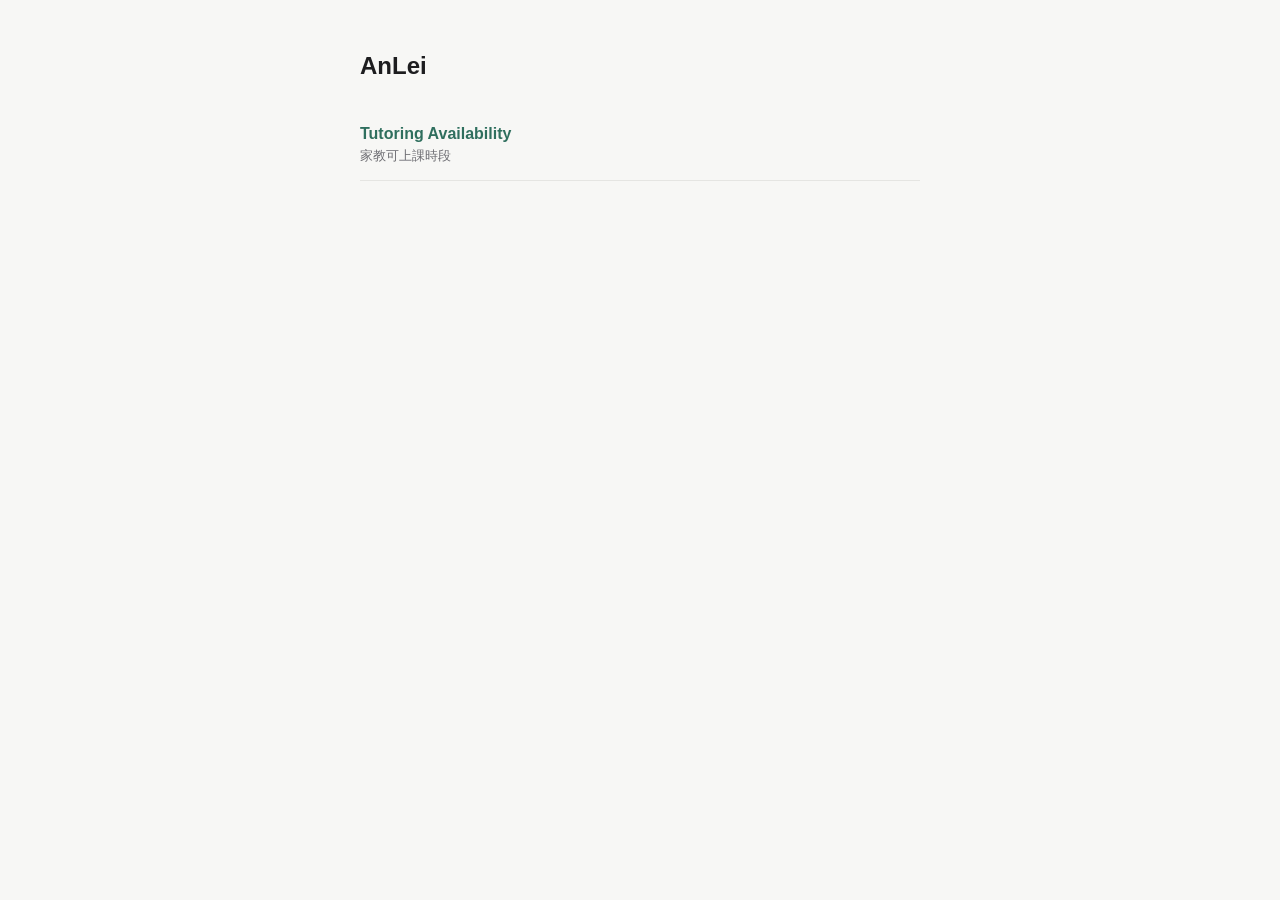
<file: index.html>
<!doctype html>
<html lang="zh-Hant">
<head>
<meta charset="utf-8">
<meta name="viewport" content="width=device-width, initial-scale=1">
<title>AnLei</title>
<style>
  :root { --bg: #f7f7f5; --text: #1d1d1f; --muted: #6e6e73; --line: #e5e5e2; --accent: #2f6f5e; }
  @media (prefers-color-scheme: dark) {
    :root { --bg: #161617; --text: #f2f2f2; --muted: #a1a1a6; --line: #313134; --accent: #7cc4ad; }
  }
  body {
    margin: 0; background: var(--bg); color: var(--text);
    font: 16px/1.5 -apple-system, BlinkMacSystemFont, "Segoe UI", "PingFang TC", "Noto Sans TC", "Microsoft JhengHei", sans-serif;
  }
  main { max-width: 560px; margin: 0 auto; padding: 48px 16px; }
  h1 { font-size: 1.5rem; margin: 0 0 24px; }
  ul { list-style: none; padding: 0; margin: 0; }
  li { border-bottom: 1px solid var(--line); }
  a { display: block; padding: 14px 0; color: var(--accent); text-decoration: none; font-weight: 600; }
  a small { display: block; color: var(--muted); font-weight: 400; }
</style>
</head>
<body>
<main>
  <h1>AnLei</h1>
  <ul>
    <li><a href="tutoring-availability/">Tutoring Availability<small>家教可上課時段</small></a></li>
  </ul>
</main>
</body>
</html>
</file>
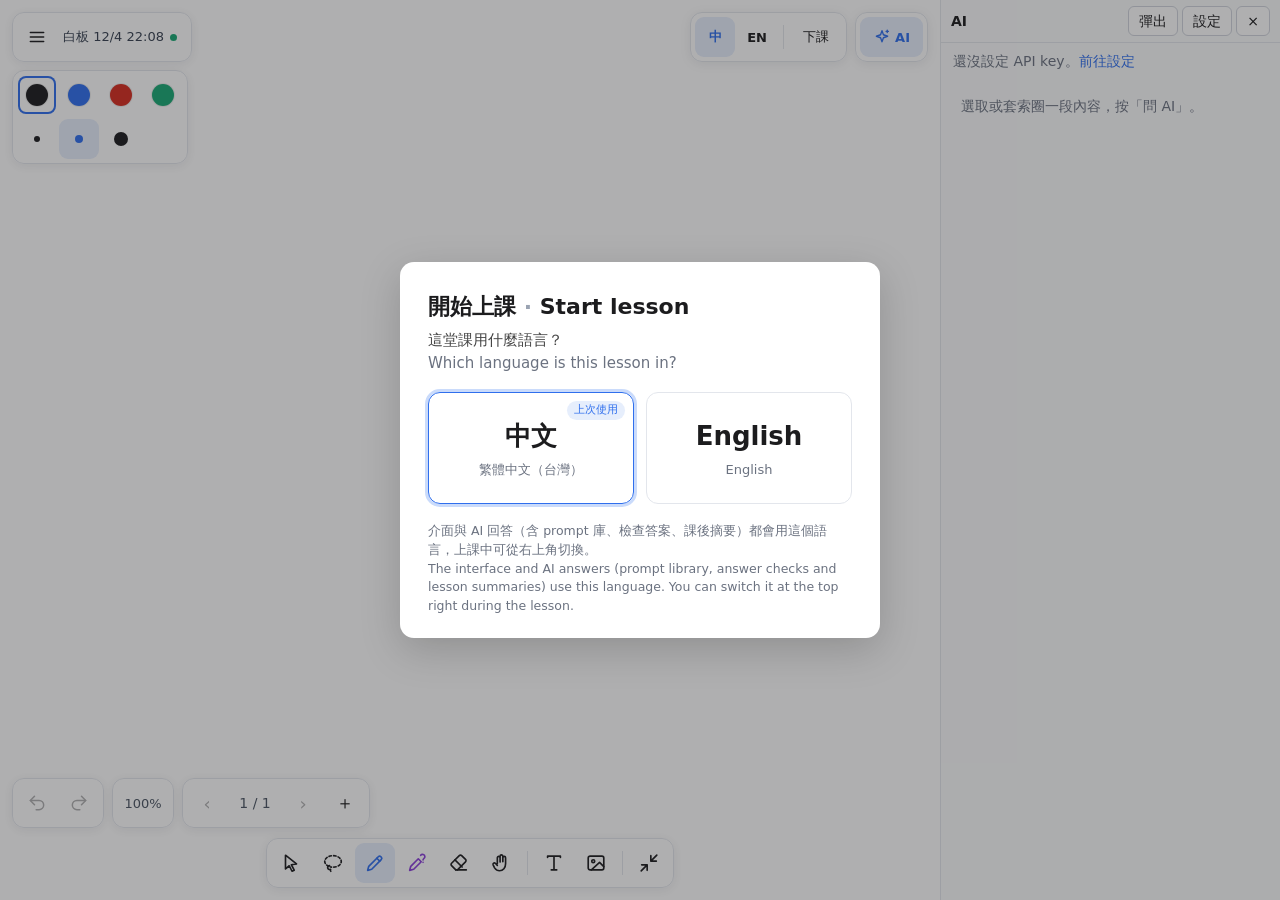
<file: tutorboard/index.html>
<!doctype html>
<html lang="zh-Hant-TW">
  <head>
    <meta charset="UTF-8" />
    <meta name="viewport" content="width=device-width, initial-scale=1, maximum-scale=1, user-scalable=no, viewport-fit=cover" />
    <meta name="mobile-web-app-capable" content="yes" />
    <meta name="apple-mobile-web-app-capable" content="yes" />
    <meta name="apple-mobile-web-app-status-bar-style" content="default" />
    <link rel="icon" type="image/svg+xml" href="/tutorboard/favicon.svg" />
    <link rel="manifest" href="/tutorboard/manifest.webmanifest" />
    <title>TutorBoard</title>
    <script type="module" crossorigin src="/tutorboard/assets/main-Bz8DQPyd.js"></script>
    <link rel="modulepreload" crossorigin href="/tutorboard/assets/pointer-bOBtX2ym.js">
    <link rel="modulepreload" crossorigin href="/tutorboard/assets/preload-helper-D8wZkntb.js">
    <link rel="stylesheet" crossorigin href="/tutorboard/assets/main-By8PBFQ0.css">
  </head>
  <body>
    <div id="root"></div>
  </body>
</html>
</file>
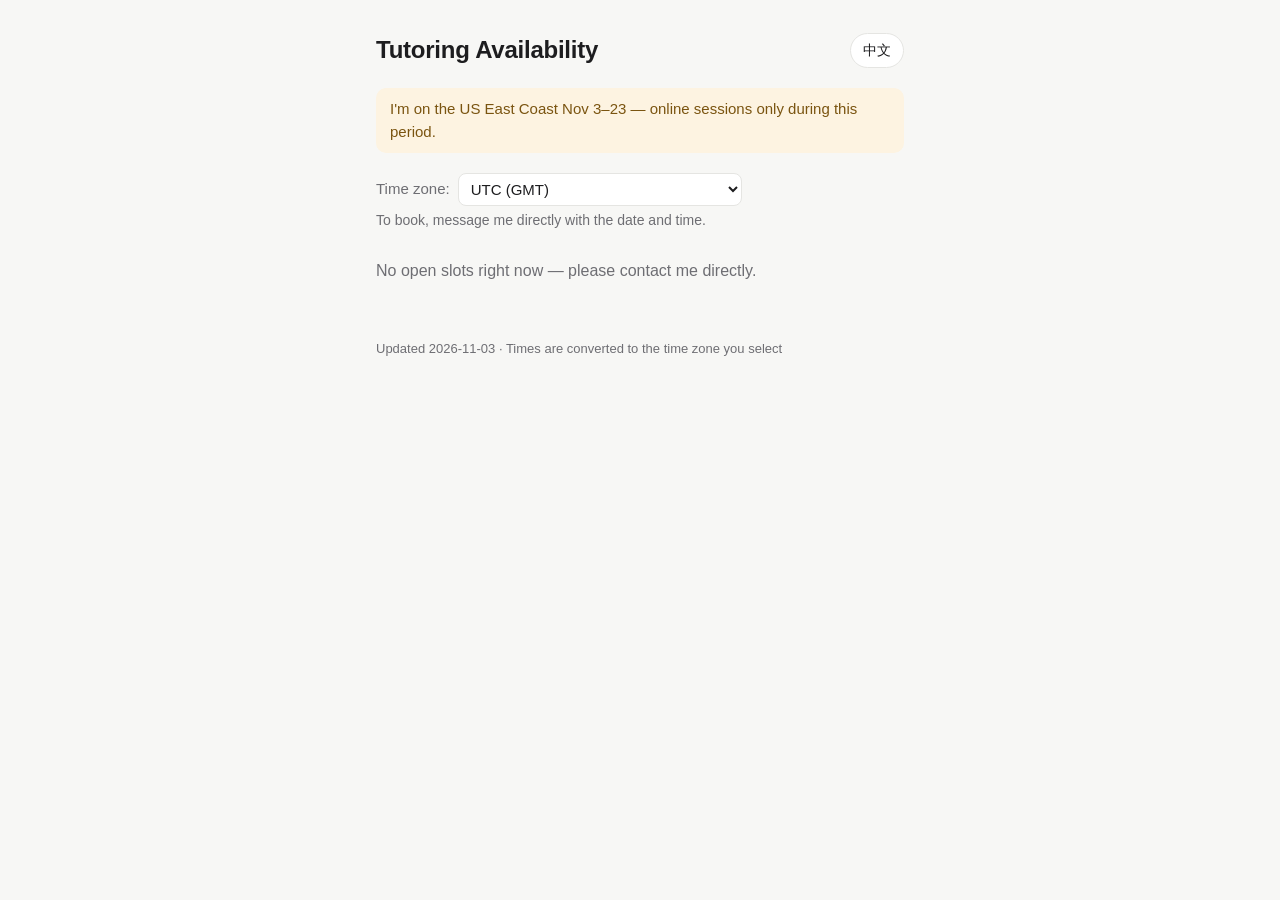
<file: tutoring-availability/index.html>
<!doctype html>
<html lang="zh-Hant">
<head>
<meta charset="utf-8">
<meta name="viewport" content="width=device-width, initial-scale=1">
<title>Tutoring Availability · 家教時段</title>
<meta name="description" content="Tutoring availability, shown in your own time zone. 家教可上課時段，自動換算成你的時區。">
<link rel="icon" href="data:image/svg+xml,%3Csvg xmlns='http://www.w3.org/2000/svg' viewBox='0 0 100 100'%3E%3Ctext y='.9em' font-size='90'%3E%F0%9F%97%93%3C/text%3E%3C/svg%3E">
<style>
  :root {
    --bg: #f7f7f5;
    --card: #ffffff;
    --text: #1d1d1f;
    --muted: #6e6e73;
    --line: #e5e5e2;
    --accent: #2f6f5e;
    --accent-soft: #e4f0ec;
    --warn-soft: #fdf3e1;
    --warn-text: #7a5410;
  }
  @media (prefers-color-scheme: dark) {
    :root {
      --bg: #161617;
      --card: #1f1f21;
      --text: #f2f2f2;
      --muted: #a1a1a6;
      --line: #313134;
      --accent: #7cc4ad;
      --accent-soft: #1f3a32;
      --warn-soft: #3a2f1a;
      --warn-text: #f1cf8f;
    }
  }
  * { box-sizing: border-box; }
  body {
    margin: 0;
    background: var(--bg);
    color: var(--text);
    font: 16px/1.5 -apple-system, BlinkMacSystemFont, "Segoe UI", "PingFang TC", "Noto Sans TC", "Microsoft JhengHei", sans-serif;
    -webkit-font-smoothing: antialiased;
  }
  main { max-width: 560px; margin: 0 auto; padding: 32px 16px 48px; }
  header { display: flex; justify-content: space-between; align-items: center; gap: 12px; }
  h1 { font-size: 1.5rem; margin: 0; letter-spacing: -0.01em; }
  .lang {
    flex: none; border: 1px solid var(--line); background: var(--card); color: var(--text);
    border-radius: 999px; padding: 6px 12px; font: inherit; font-size: .875rem; cursor: pointer;
  }
  .notice {
    background: var(--warn-soft); color: var(--warn-text);
    border-radius: 10px; padding: 10px 14px; margin: 20px 0 0; font-size: .9375rem;
  }
  .tz {
    display: flex; flex-wrap: wrap; align-items: center; gap: 8px;
    margin: 20px 0 4px; font-size: .9375rem; color: var(--muted);
  }
  .tz select {
    font: inherit; color: var(--text); background: var(--card);
    border: 1px solid var(--line); border-radius: 8px; padding: 6px 8px; max-width: 100%;
  }
  .hint { color: var(--muted); font-size: .875rem; margin: 0 0 4px; }
  .days { list-style: none; margin: 0; padding: 0; }
  .day {
    display: grid; grid-template-columns: 92px 1fr; gap: 12px; align-items: start;
    padding: 14px 0; border-bottom: 1px solid var(--line);
  }
  .day:last-child { border-bottom: 0; }
  .date { font-weight: 600; line-height: 1.3; }
  .date small { display: block; font-weight: 400; color: var(--muted); font-size: .8125rem; }
  .today .date::after {
    content: attr(data-today); display: inline-block; margin-top: 4px;
    font-size: .6875rem; font-weight: 600; color: var(--accent);
    border: 1px solid var(--accent); border-radius: 4px; padding: 0 4px;
  }
  .slots { display: flex; flex-wrap: wrap; gap: 8px; min-height: 28px; align-items: center; }
  .slot {
    background: var(--accent-soft); color: var(--accent); font-weight: 600;
    border-radius: 8px; padding: 4px 10px; font-variant-numeric: tabular-nums; white-space: nowrap;
  }
  .slot sup { font-weight: 400; font-size: .7em; margin-left: 2px; }
  .none { color: var(--muted); font-size: .9375rem; }
  .empty { color: var(--muted); padding: 24px 0; }
  footer { margin-top: 32px; color: var(--muted); font-size: .8125rem; }
</style>
</head>
<body>
<main>
  <header>
    <h1 data-i18n="title"></h1>
    <button class="lang" id="lang" type="button"></button>
  </header>

  <p class="notice" id="notice" hidden></p>

  <div class="tz">
    <label for="tz" data-i18n="tzLabel"></label>
    <select id="tz"></select>
  </div>
  <p class="hint" data-i18n="hint"></p>

  <ul class="days" id="days"></ul>

  <footer>
    <span data-i18n="updated"></span> <span id="updated"></span>
    · <span data-i18n="footnote"></span>
  </footer>
</main>

<script src="tz.js"></script>
<script>
const I18N = {
  zh: {
    title: "家教可上課時段",
    tzLabel: "顯示時區：",
    hint: "想預約請直接傳訊息給我，註明日期和時間。",
    today: "今天",
    none: "無空檔",
    empty: "近期沒有開放時段，請直接聯絡我。",
    updated: "更新於",
    footnote: "時間已自動換算成你所選的時區",
    langBtn: "English",
    loadError: "時段資料讀取失敗，請重新整理。",
    groups: ["常用", "全部"],
    hours: (h) => `${h} 小時`,
  },
  en: {
    title: "Tutoring Availability",
    tzLabel: "Time zone:",
    hint: "To book, message me directly with the date and time.",
    today: "TODAY",
    none: "Unavailable",
    empty: "No open slots right now — please contact me directly.",
    updated: "Updated",
    footnote: "Times are converted to the time zone you select",
    langBtn: "中文",
    loadError: "Couldn't load availability. Please refresh.",
    groups: ["Common", "All"],
    hours: (h) => `${h} h`,
  },
};
const STEP = 30 * MIN, MIN_LEN = 60 * MIN;

const store = {
  get(k) { try { return localStorage.getItem(k); } catch { return null; } },
  set(k, v) { try { localStorage.setItem(k, v); } catch {} },
};

let lang = store.get("lang") || (/^zh/i.test(navigator.language || "") ? "zh" : "en");
let viewTz = store.get("tz") || Intl.DateTimeFormat().resolvedOptions().timeZone || "Asia/Taipei";
let data = null;

// 開放時段 − 已預約 − 已過去；剩不到 1 小時的零碎時段不顯示
function openPieces() {
  const nowRounded = Math.ceil(Date.now() / STEP) * STEP;
  const all = data.slots || [];
  const taken = all.filter((s) => s.booked).map((s) => slotRange(s, data.timezone));
  const pieces = [];
  all.filter((s) => !s.booked).forEach((s) => {
    const r = slotRange(s, data.timezone);
    let parts = [{ start: Math.max(r.start, nowRounded), end: r.end }];
    taken.forEach((b) => {
      parts = parts.flatMap((p) => {
        if (b.end <= p.start || b.start >= p.end) return [p];
        const out = [];
        if (b.start > p.start) out.push({ start: p.start, end: b.start });
        if (b.end < p.end) out.push({ start: b.end, end: p.end });
        return out;
      });
    });
    pieces.push(...parts.filter((p) => p.end - p.start >= MIN_LEN));
  });
  return pieces.sort((a, b) => a.start - b.start);
}

function renderStatic() {
  const t = I18N[lang];
  document.documentElement.lang = lang === "zh" ? "zh-Hant" : "en";
  document.querySelectorAll("[data-i18n]").forEach((el) => { el.textContent = t[el.dataset.i18n]; });
  document.getElementById("lang").textContent = t.langBtn;
  document.title = lang === "zh" ? "家教時段 · Tutoring Availability" : "Tutoring Availability · 家教時段";
  fillTzSelect(document.getElementById("tz"), viewTz, t.groups);
}

function renderDays() {
  if (!data) return;
  const t = I18N[lang];
  const list = document.getElementById("days");
  list.innerHTML = "";

  const notice = document.getElementById("notice");
  notice.hidden = !(data.notice && data.notice[lang]);
  if (!notice.hidden) notice.textContent = data.notice[lang];
  document.getElementById("updated").textContent = data.updated || "";

  const pieces = openPieces();
  if (!pieces.length) {
    list.innerHTML = `<li class="empty">${t.empty}</li>`;
    return;
  }

  const todayKey = dayKey(Date.now(), viewTz);
  const byDay = {};
  pieces.forEach((p) => { (byDay[dayKey(p.start, viewTz)] ||= []).push(p); });
  const lastKey = Object.keys(byDay).sort().pop();

  // 從今天起至少顯示 7 天，若資料更長就延伸到最後一個時段
  const days = [];
  for (let k = todayKey; days.length < 7 || k <= lastKey; k = addDays(k, 1)) days.push(k);

  const locale = lang === "zh" ? "zh-TW" : "en-US";
  days.forEach((key) => {
    const [y, m, d] = key.split("-").map(Number);
    const noon = Date.UTC(y, m - 1, d, 12);
    const weekday = new Intl.DateTimeFormat(locale, { weekday: "short", timeZone: "UTC" }).format(noon);
    const md = lang === "zh" ? `${m}/${d}` :
      new Intl.DateTimeFormat("en-US", { month: "short", day: "numeric", timeZone: "UTC" }).format(noon);

    const li = document.createElement("li");
    li.className = "day" + (key === todayKey ? " today" : "");
    li.innerHTML = `<div class="date" data-today="${t.today}">${md}<small>${weekday}</small></div>`;

    const box = document.createElement("div");
    box.className = "slots";
    const items = byDay[key] || [];
    if (!items.length) box.innerHTML = `<span class="none">${t.none}</span>`;
    items.forEach((p) => {
      const chip = document.createElement("span");
      chip.className = "slot";
      const plus = dayKey(p.end - 1, viewTz) !== key ? "<sup>+1</sup>" : "";
      chip.innerHTML = `${hm(p.start, viewTz)} – ${hm(p.end, viewTz)}${plus}`;
      chip.title = t.hours(Math.round((p.end - p.start) / 360000) / 10);
      box.appendChild(chip);
    });
    li.appendChild(box);
    list.appendChild(li);
  });
}

document.getElementById("lang").addEventListener("click", () => {
  lang = lang === "zh" ? "en" : "zh";
  store.set("lang", lang);
  renderStatic();
  renderDays();
});
document.getElementById("tz").addEventListener("change", (e) => {
  viewTz = e.target.value;
  store.set("tz", viewTz);
  renderDays();
});

renderStatic();
fetch("availability.json", { cache: "no-store" })
  .then((r) => { if (!r.ok) throw new Error(r.status); return r.json(); })
  .then((json) => { data = json; renderDays(); })
  .catch(() => {
    document.getElementById("days").innerHTML = `<li class="empty">${I18N[lang].loadError}</li>`;
  });
</script>
</body>
</html>
</file>
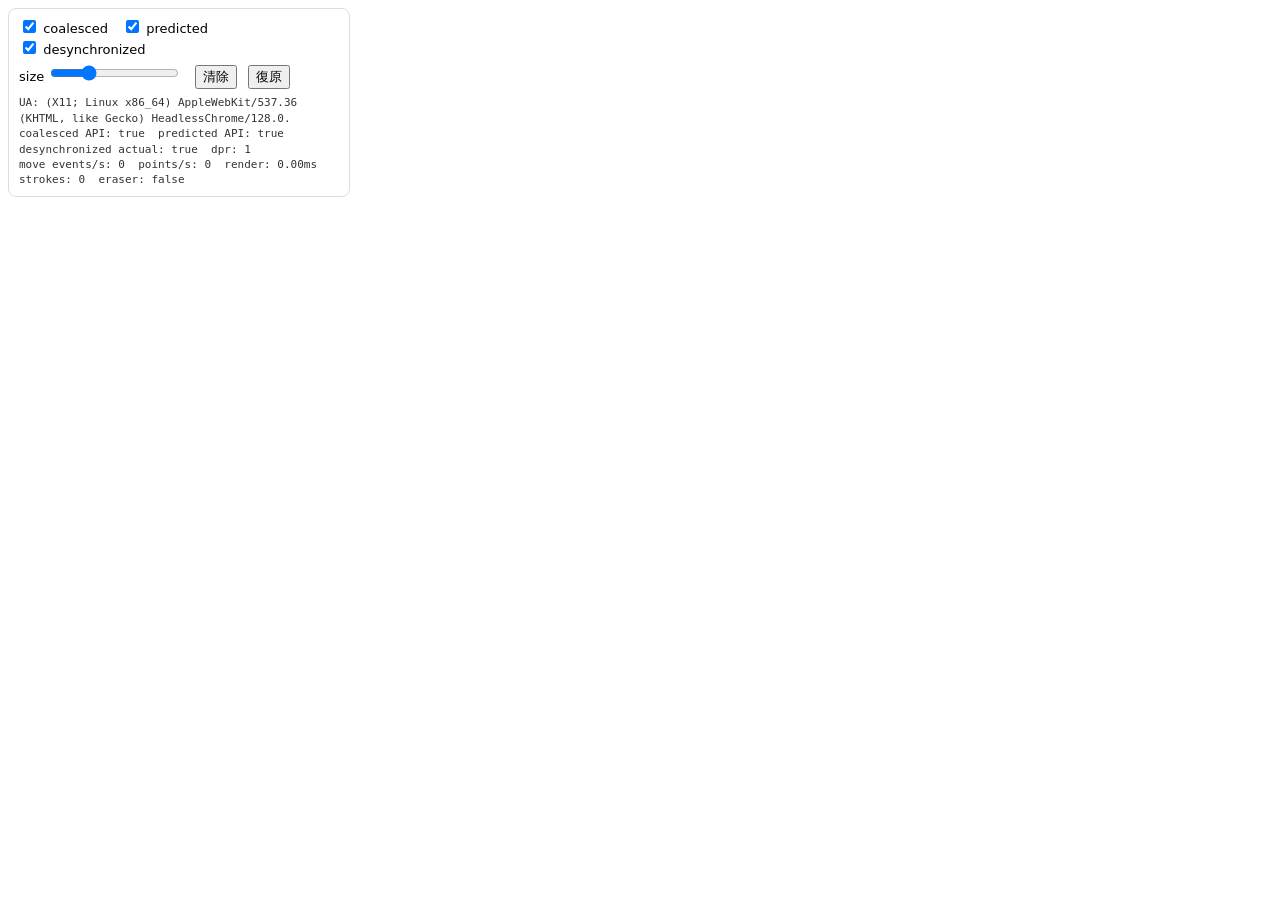
<file: tutorboard/spike/index.html>
<!doctype html>
<html lang="zh-Hant">
  <head>
    <meta charset="UTF-8" />
    <meta name="viewport" content="width=device-width, initial-scale=1, maximum-scale=1, user-scalable=no, viewport-fit=cover" />
    <meta name="apple-mobile-web-app-capable" content="yes" />
    <title>Ink spike</title>
    <style>html,body{background:#fff;height:100%;margin:0;font:13px/1.4 -apple-system,system-ui,sans-serif;overflow:hidden}#stage{touch-action:none;-webkit-user-select:none;user-select:none;-webkit-touch-callout:none;position:fixed;inset:0}#stage canvas{position:absolute;top:0;left:0}#hud{pointer-events:auto;background:#ffffffeb;border:1px solid #ddd;border-radius:8px;max-width:320px;padding:8px 10px;position:fixed;top:8px;left:8px}#hud label{margin-right:10px;display:inline-block}#hud pre{white-space:pre-wrap;color:#333;margin:6px 0 0;font-size:11px}#hud button{margin-right:6px}.row{margin-bottom:4px}</style>
    <script type="module" crossorigin src="/tutorboard/assets/spike-BVA_uvc8.js"></script>
    <link rel="modulepreload" crossorigin href="/tutorboard/assets/pointer-bOBtX2ym.js">
  </head>
  <body>
    <div id="stage">
      <canvas id="main"></canvas>
      <canvas id="live"></canvas>
    </div>
    <div id="hud">
      <div class="row">
        <label><input type="checkbox" id="coalesced" checked /> coalesced</label>
        <label><input type="checkbox" id="predicted" checked /> predicted</label>
        <label><input type="checkbox" id="desync" checked /> desynchronized</label>
      </div>
      <div class="row">
        <label>size <input type="range" id="size" min="1" max="12" step="0.5" value="4" /></label>
        <button id="clear">清除</button>
        <button id="undo">復原</button>
      </div>
      <pre id="stats"></pre>
    </div>
  </body>
</html>
</file>
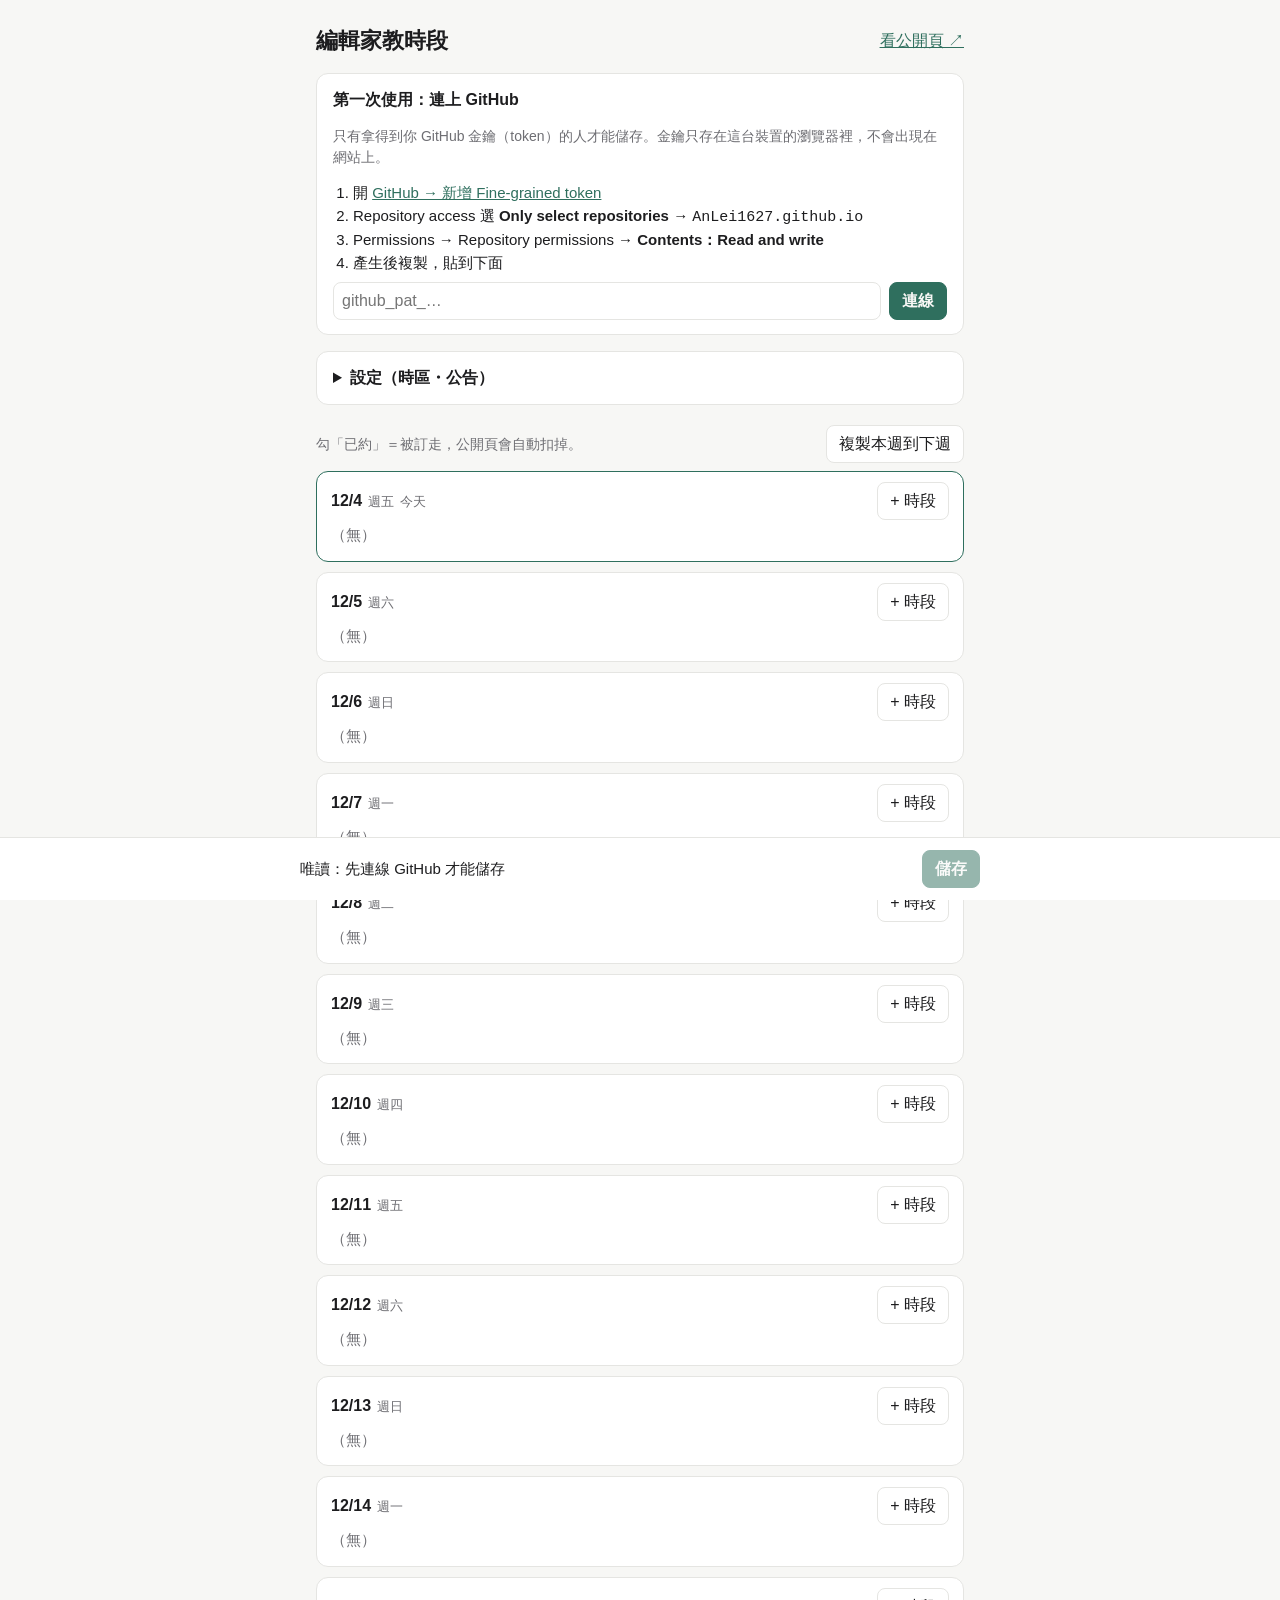
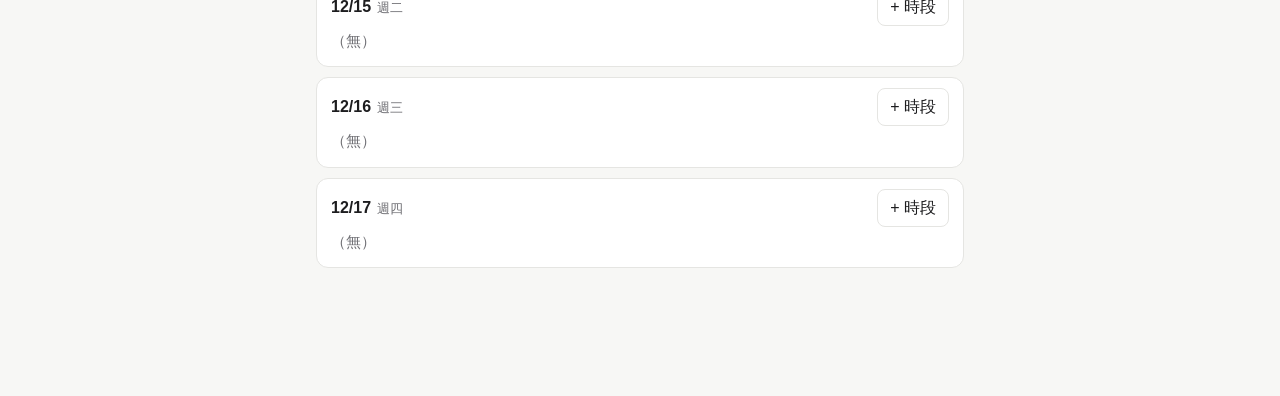
<file: tutoring-availability/edit.html>
<!doctype html>
<html lang="zh-Hant">
<head>
<meta charset="utf-8">
<meta name="viewport" content="width=device-width, initial-scale=1">
<meta name="robots" content="noindex, nofollow">
<title>編輯家教時段</title>
<link rel="icon" href="data:image/svg+xml,%3Csvg xmlns='http://www.w3.org/2000/svg' viewBox='0 0 100 100'%3E%3Ctext y='.9em' font-size='90'%3E%E2%9C%8F%EF%B8%8F%3C/text%3E%3C/svg%3E">
<style>
  :root {
    --bg: #f7f7f5;
    --card: #ffffff;
    --text: #1d1d1f;
    --muted: #6e6e73;
    --line: #e5e5e2;
    --accent: #2f6f5e;
    --accent-soft: #e4f0ec;
    --booked: #8a4b0f;
    --booked-soft: #fbeedd;
    --err: #b3261e;
  }
  @media (prefers-color-scheme: dark) {
    :root {
      --bg: #161617;
      --card: #1f1f21;
      --text: #f2f2f2;
      --muted: #a1a1a6;
      --line: #313134;
      --accent: #7cc4ad;
      --accent-soft: #1f3a32;
      --booked: #f1cf8f;
      --booked-soft: #3a2f1a;
      --err: #f2b8b5;
    }
  }
  * { box-sizing: border-box; }
  body {
    margin: 0; background: var(--bg); color: var(--text);
    font: 16px/1.5 -apple-system, BlinkMacSystemFont, "Segoe UI", "PingFang TC", "Noto Sans TC", "Microsoft JhengHei", sans-serif;
    -webkit-font-smoothing: antialiased;
  }
  main { max-width: 680px; margin: 0 auto; padding: 24px 16px 120px; }
  header { display: flex; justify-content: space-between; align-items: center; gap: 12px; }
  h1 { font-size: 1.375rem; margin: 0; }
  a { color: var(--accent); }
  button, input, select, textarea { font: inherit; color: var(--text); }
  input, select, textarea {
    background: var(--card); border: 1px solid var(--line); border-radius: 8px; padding: 6px 8px; max-width: 100%;
  }
  .btn {
    border: 1px solid var(--line); background: var(--card); border-radius: 8px; padding: 6px 12px; cursor: pointer;
  }
  .btn.primary { background: var(--accent); border-color: var(--accent); color: var(--bg); font-weight: 600; }
  .btn:disabled { opacity: .5; cursor: default; }
  .card { background: var(--card); border: 1px solid var(--line); border-radius: 12px; padding: 14px 16px; margin-top: 16px; }
  .card h2 { font-size: 1rem; margin: 0 0 8px; }
  .muted { color: var(--muted); font-size: .875rem; }
  .field { display: block; margin: 10px 0; font-size: .875rem; color: var(--muted); }
  .field > input, .field > select, .field > textarea { display: block; width: 100%; margin-top: 4px; }
  details summary { cursor: pointer; font-weight: 600; }
  ol.steps { padding-left: 20px; margin: 8px 0; font-size: .9375rem; }
  .row-inline { display: flex; gap: 8px; flex-wrap: wrap; margin-top: 8px; }
  .row-inline input { flex: 1; min-width: 200px; }

  .toolbar { display: flex; justify-content: space-between; align-items: center; gap: 8px; flex-wrap: wrap; margin: 20px 0 8px; }
  .day { background: var(--card); border: 1px solid var(--line); border-radius: 12px; padding: 10px 14px; margin-bottom: 10px; }
  .day.today { border-color: var(--accent); }
  .dhead { display: flex; justify-content: space-between; align-items: center; }
  .dhead b small { font-weight: 400; color: var(--muted); margin-left: 6px; }
  .entry { display: flex; align-items: center; gap: 4px 12px; flex-wrap: wrap; padding: 8px 0; }
  .entry + .entry { border-top: 1px dashed var(--line); }
  .entry .times { display: flex; align-items: center; gap: 6px; flex: none; }
  .entry .meta { display: flex; align-items: center; gap: 8px; flex: 1 1 14em; min-width: 14em; }
  .entry input[type=time] { min-width: 8.8em; font-variant-numeric: tabular-nums; }
  .entry .chk { flex: none; white-space: nowrap; display: inline-flex; align-items: center; gap: 4px; padding: 4px 8px; border-radius: 8px; cursor: pointer; user-select: none; font-size: .9375rem; }
  .entry .chk input { width: 18px; height: 18px; margin: 0; }
  .entry.booked .chk { background: var(--booked-soft); color: var(--booked); font-weight: 600; }
  .entry.booked input[type=time] { color: var(--booked); }
  .entry .del { border: 0; background: none; color: var(--muted); cursor: pointer; font-size: 1.1rem; padding: 2px 6px; margin-left: auto; }
  .entry .alt { flex: 1; min-width: 0; color: var(--muted); font-size: .8125rem; white-space: nowrap; overflow: hidden; text-overflow: ellipsis; }
  .empty { color: var(--muted); font-size: .9375rem; padding: 4px 0; }

  .savebar {
    position: fixed; left: 0; right: 0; bottom: 0; background: var(--card); border-top: 1px solid var(--line);
    padding: 12px 16px calc(12px + env(safe-area-inset-bottom));
  }
  .savebar .inner { max-width: 680px; margin: 0 auto; display: flex; align-items: center; justify-content: space-between; gap: 12px; }
  #status { font-size: .9375rem; }
  #status.err { color: var(--err); }
  #status.ok { color: var(--accent); }
</style>
</head>
<body>
<main>
  <header>
    <h1>編輯家教時段</h1>
    <a href="./" target="_blank" rel="noopener">看公開頁 ↗</a>
  </header>

  <section class="card" id="connect" hidden>
    <h2>第一次使用：連上 GitHub</h2>
    <p class="muted">只有拿得到你 GitHub 金鑰（token）的人才能儲存。金鑰只存在這台裝置的瀏覽器裡，不會出現在網站上。</p>
    <ol class="steps">
      <li>開 <a href="https://github.com/settings/personal-access-tokens/new" target="_blank" rel="noopener">GitHub → 新增 Fine-grained token</a></li>
      <li>Repository access 選 <b>Only select repositories</b> → <code>AnLei1627.github.io</code></li>
      <li>Permissions → Repository permissions → <b>Contents：Read and write</b></li>
      <li>產生後複製，貼到下面</li>
    </ol>
    <div class="row-inline">
      <input id="tokenInput" type="password" placeholder="github_pat_…" autocomplete="off">
      <button class="btn primary" id="connectBtn" type="button">連線</button>
    </div>
  </section>

  <details class="card" id="settings">
    <summary>設定（時區・公告）</summary>
    <label class="field">我現在的時區（時段用這個時區填）
      <select id="tz"></select>
    </label>
    <p class="muted">切換時區時，現有時段會自動換算，實際時間不變。</p>
    <label class="field">公告（中文）<input id="noticeZh" placeholder="留空 = 不顯示"></label>
    <label class="field">公告（English）<input id="noticeEn" placeholder="Leave empty to hide"></label>
    <p class="muted" id="who"></p>
    <button class="btn" id="logout" type="button" hidden>登出（從這台裝置移除金鑰）</button>
  </details>

  <div class="toolbar">
    <span class="muted">勾「已約」＝被訂走，公開頁會自動扣掉。</span>
    <button class="btn" id="copyWeek" type="button">複製本週到下週</button>
  </div>

  <div id="days"></div>
</main>

<div class="savebar">
  <div class="inner">
    <span id="status">載入中…</span>
    <button class="btn primary" id="save" type="button" disabled>儲存</button>
  </div>
</div>

<script src="tz.js"></script>
<script>
const API = "https://api.github.com/repos/AnLei1627/AnLei1627.github.io/contents/tutoring-availability/availability.json";
const KEEP_PAST_DAYS = 7;   // 儲存時保留幾天前的舊時段（之後自動清掉）
const SHOW_DAYS = 14;       // 編輯畫面至少顯示幾天

const store = {
  get(k) { try { return localStorage.getItem(k); } catch { return null; } },
  set(k, v) { try { localStorage.setItem(k, v); } catch {} },
  del(k) { try { localStorage.removeItem(k); } catch {} },
};

let token = store.get("gh_token") || "";
let data = null;   // { updated, timezone, notice:{zh,en}, slots:[{date,start,end,booked}] }
let sha = null;
let dirty = false;

const $ = (id) => document.getElementById(id);

function setStatus(text, cls) { $("status").textContent = text; $("status").className = cls || ""; }
function markDirty() {
  dirty = true;
  $("save").disabled = !token;
  setStatus(token ? "有未儲存的變更" : "有變更（先連線 GitHub 才能儲存）");
}
window.addEventListener("beforeunload", (e) => { if (dirty) { e.preventDefault(); e.returnValue = ""; } });

// ---- GitHub ----
function headers() {
  return { Authorization: `Bearer ${token}`, Accept: "application/vnd.github+json" };
}
function decodeB64(b64) {
  const bin = atob(b64.replace(/\s/g, ""));
  return new TextDecoder().decode(Uint8Array.from(bin, (c) => c.charCodeAt(0)));
}
function encodeB64(str) {
  let bin = "";
  new TextEncoder().encode(str).forEach((b) => { bin += String.fromCharCode(b); });
  return btoa(bin);
}

async function load() {
  setStatus("載入中…");
  try {
    if (token) {
      const r = await fetch(API + "?ref=main", { headers: headers(), cache: "no-store" });
      if (r.status === 401) throw new Error("金鑰無效或過期，請重新連線");
      if (r.status === 404) throw new Error("金鑰沒有這個 repo 的權限");
      if (!r.ok) throw new Error("GitHub 回應 " + r.status);
      const out = await r.json();
      sha = out.sha;
      data = JSON.parse(decodeB64(out.content));
    } else {
      const r = await fetch("availability.json", { cache: "no-store" });
      data = await r.json();
    }
    normalize();
    dirty = false;
    renderAll();
    setStatus(token ? "已是最新" : "唯讀：先連線 GitHub 才能儲存");
  } catch (e) {
    setStatus(e.message, "err");
    if (/金鑰/.test(e.message)) {
      token = "";
      store.del("gh_token");
      renderConnect();
      load().then(() => setStatus(e.message, "err")); // 改用公開檔唯讀顯示，但保留錯誤訊息
    }
  }
}

async function save() {
  $("save").disabled = true;
  setStatus("儲存中…");
  try {
    const body = { message: "Update tutoring availability", content: encodeB64(serialize()), sha, branch: "main" };
    const r = await fetch(API, { method: "PUT", headers: headers(), body: JSON.stringify(body) });
    if (r.status === 409 || r.status === 422) throw new Error("檔案在別處被改過了（例如 AI 剛幫你更新）。請重新整理頁面再改。");
    if (r.status === 401) throw new Error("金鑰無效或過期，請重新連線");
    if (r.status === 403 || r.status === 404) throw new Error("金鑰沒有寫入權限（Contents 要選 Read and write）");
    if (!r.ok) throw new Error("儲存失敗：GitHub 回應 " + r.status);
    sha = (await r.json()).content.sha;
    dirty = false;
    renderDays();
    setStatus("已儲存 ✓ 約 1 分鐘後公開頁更新", "ok");
  } catch (e) {
    setStatus(e.message, "err");
    $("save").disabled = false;
  }
}

// ---- 資料 ----
function todayKey() { return dayKey(Date.now(), data.timezone); }

// 全部時段統一換成 data.timezone 的牆上時間
function convertAll(fromTzOf, toTz) {
  data.slots.forEach((s) => {
    const r = slotRange(s, fromTzOf(s));
    s.date = dayKey(r.start, toTz);
    s.start = hm(r.start, toTz);
    s.end = hm(r.end, toTz);
    delete s.tz;
  });
}
function normalize() {
  data.timezone ||= "Asia/Taipei";
  data.notice ||= {};
  data.slots ||= [];
  if (data.slots.some((s) => s.tz && s.tz !== data.timezone)) convertAll((s) => s.tz || data.timezone, data.timezone);
  data.slots.forEach((s) => { delete s.tz; s.booked = !!s.booked; });
}

function serialize() {
  const minKey = addDays(todayKey(), -KEEP_PAST_DAYS);
  const slots = data.slots
    .filter((s) => s.date >= minKey && s.start !== s.end)
    .sort((a, b) => (a.date + a.start).localeCompare(b.date + b.start))
    .map((s) => {
      const o = { date: s.date, start: s.start, end: s.end };
      if (s.booked) o.booked = true;
      return "    " + JSON.stringify(o).replace(/,"/g, ', "').replace(/":/g, '": ').replace(/^\{/, "{ ").replace(/\}$/, " }");
    });
  const notice = ["zh", "en"].filter((k) => data.notice[k])
    .map((k) => `    "${k}": ${JSON.stringify(data.notice[k])}`);
  const out = [
    "{",
    `  "updated": ${JSON.stringify(todayKey())},`,
    `  "timezone": ${JSON.stringify(data.timezone)},`,
  ];
  if (notice.length) out.push(`  "notice": {\n${notice.join(",\n")}\n  },`);
  out.push(`  "slots": [`, slots.join(",\n"), "  ]", "}", "");
  return out.join("\n");
}

// ---- 畫面 ----
function dayTitle(key) {
  const [y, m, d] = key.split("-").map(Number);
  const w = "日一二三四五六"[weekdayOf(key)];
  return `${m}/${d}<small>週${w}</small>`;
}

function renderConnect() {
  $("connect").hidden = !!token;
  $("logout").hidden = !token;
  $("who").textContent = token ? "已連線 GitHub，可以儲存。" : "";
  $("save").disabled = !token || !dirty;
}

function renderSettings() {
  fillTzSelect($("tz"), data.timezone, ["常用", "全部"]);
  $("noticeZh").value = data.notice.zh || "";
  $("noticeEn").value = data.notice.en || "";
}

function renderDays() {
  const box = $("days");
  box.innerHTML = "";
  const today = todayKey();
  const last = data.slots.map((s) => s.date).sort().pop() || today;
  const keys = [];
  for (let k = today; keys.length < SHOW_DAYS || k <= last; k = addDays(k, 1)) keys.push(k);

  const showTaipei = data.timezone !== "Asia/Taipei";

  keys.forEach((key) => {
    const card = document.createElement("div");
    card.className = "day" + (key === today ? " today" : "");
    card.innerHTML = `<div class="dhead"><b>${dayTitle(key)}${key === today ? "<small>今天</small>" : ""}</b></div>`;
    const add = document.createElement("button");
    add.className = "btn";
    add.type = "button";
    add.textContent = "+ 時段";
    add.addEventListener("click", () => addSlot(key));
    card.firstChild.appendChild(add);

    const entries = data.slots.filter((s) => s.date === key).sort((a, b) => a.start.localeCompare(b.start));
    if (!entries.length) {
      card.insertAdjacentHTML("beforeend", `<div class="empty">（無）</div>`);
    }
    entries.forEach((s) => {
      const row = document.createElement("div");
      row.className = "entry" + (s.booked ? " booked" : "");
      row.innerHTML = `
        <div class="times">
          <input type="time" step="900" value="${s.start}" aria-label="開始"> –
          <input type="time" step="900" value="${s.end}" aria-label="結束">
        </div>
        <div class="meta">
          <label class="chk"><input type="checkbox" ${s.booked ? "checked" : ""}> 已約</label>
          <button class="del" type="button" aria-label="刪除">✕</button>
        </div>`;
      const [startEl, endEl] = row.querySelectorAll("input[type=time]");
      startEl.addEventListener("change", () => { if (startEl.value) { s.start = startEl.value; markDirty(); renderDays(); } });
      endEl.addEventListener("change", () => { if (endEl.value) { s.end = endEl.value; markDirty(); renderDays(); } });
      row.querySelector(".chk input").addEventListener("change", (e) => {
        s.booked = e.target.checked;
        row.classList.toggle("booked", s.booked);
        markDirty();
      });
      row.querySelector(".del").addEventListener("click", () => {
        data.slots.splice(data.slots.indexOf(s), 1);
        markDirty();
        renderDays();
      });
      if (showTaipei) {
        const r = slotRange(s, data.timezone);
        const dk = dayKey(r.start, "Asia/Taipei");
        const [, m, d] = dk.split("-").map(Number);
        row.querySelector(".chk").insertAdjacentHTML("afterend", `<span class="alt">＝ 台北 ${m}/${d} ${hm(r.start, "Asia/Taipei")}–${hm(r.end, "Asia/Taipei")}</span>`);
      }
      card.appendChild(row);
    });
    box.appendChild(card);
  });
}

function renderAll() {
  renderConnect();
  renderSettings();
  renderDays();
}

function addSlot(key) {
  const same = data.slots.filter((s) => s.date === key).sort((a, b) => a.start.localeCompare(b.start));
  let start = "19:00", end = "21:00";
  if (same.length) {
    const lastEnd = same[same.length - 1].end;
    const h = Math.min(+lastEnd.slice(0, 2), 21);
    start = `${String(h).padStart(2, "0")}:${lastEnd.slice(3)}`;
    end = `${String(Math.min(h + 2, 23)).padStart(2, "0")}:${h + 2 > 23 ? "59" : lastEnd.slice(3)}`;
  }
  data.slots.push({ date: key, start, end, booked: false });
  markDirty();
  renderDays();
}

// 本週（週一到週日）的時段 → 下週同一天（一律設為開放）；下週那天已經有時段就跳過
function copyWeek() {
  const today = todayKey();
  const monday = addDays(today, -((weekdayOf(today) + 6) % 7));
  let copied = 0, skipped = 0;
  for (let i = 0; i < 7; i++) {
    const src = addDays(monday, i), dst = addDays(src, 7);
    const from = data.slots.filter((s) => s.date === src);
    if (!from.length) continue;
    if (data.slots.some((s) => s.date === dst)) { skipped++; continue; }
    from.forEach((s) => { data.slots.push({ date: dst, start: s.start, end: s.end, booked: false }); copied++; });
  }
  if (copied) { markDirty(); renderDays(); }
  setStatus(copied ? `已複製 ${copied} 個時段到下週（已約的也變回開放）${skipped ? `；${skipped} 天下週已有時段，跳過` : ""}`
                   : "沒有可複製的（本週沒有時段，或下週那幾天已經排了）", copied ? "" : "err");
}

// ---- 事件 ----
$("connectBtn").addEventListener("click", () => {
  const v = $("tokenInput").value.trim();
  if (!v) return;
  token = v;
  store.set("gh_token", token);
  $("tokenInput").value = "";
  renderConnect();
  load();
});
$("logout").addEventListener("click", () => {
  if (!confirm("從這台裝置移除 GitHub 金鑰？")) return;
  token = "";
  store.del("gh_token");
  renderConnect();
  setStatus("已登出：唯讀");
});
$("tz").addEventListener("change", (e) => {
  const oldTz = data.timezone;
  data.timezone = e.target.value;
  convertAll(() => oldTz, data.timezone);
  markDirty();
  renderDays();
});
$("noticeZh").addEventListener("input", (e) => { data.notice.zh = e.target.value.trim(); markDirty(); });
$("noticeEn").addEventListener("input", (e) => { data.notice.en = e.target.value.trim(); markDirty(); });
$("copyWeek").addEventListener("click", copyWeek);
$("save").addEventListener("click", save);

renderConnect();
load();
</script>
</body>
</html>
</file>
<file: tutorboard/assets/main-By8PBFQ0.css>
html,body,#root{color:#1c1c1e;-webkit-text-size-adjust:100%;background:#fff;height:100%;margin:0;font-family:-apple-system,system-ui,Noto Sans TC,sans-serif;overflow:hidden}*{box-sizing:border-box}@font-face{font-display:block;font-family:KaTeX_AMS;font-style:normal;font-weight:400;src:url(/tutorboard/assets/KaTeX_AMS-Regular-BQhdFMY1.woff2)format("woff2"),url(/tutorboard/assets/KaTeX_AMS-Regular-DMm9YOAa.woff)format("woff"),url(/tutorboard/assets/KaTeX_AMS-Regular-DRggAlZN.ttf)format("truetype")}@font-face{font-display:block;font-family:KaTeX_Caligraphic;font-style:normal;font-weight:700;src:url(/tutorboard/assets/KaTeX_Caligraphic-Bold-Dq_IR9rO.woff2)format("woff2"),url(/tutorboard/assets/KaTeX_Caligraphic-Bold-BEiXGLvX.woff)format("woff"),url(/tutorboard/assets/KaTeX_Caligraphic-Bold-ATXxdsX0.ttf)format("truetype")}@font-face{font-display:block;font-family:KaTeX_Caligraphic;font-style:normal;font-weight:400;src:url(/tutorboard/assets/KaTeX_Caligraphic-Regular-Di6jR-x-.woff2)format("woff2"),url(/tutorboard/assets/KaTeX_Caligraphic-Regular-CTRA-rTL.woff)format("woff"),url(/tutorboard/assets/KaTeX_Caligraphic-Regular-wX97UBjC.ttf)format("truetype")}@font-face{font-display:block;font-family:KaTeX_Fraktur;font-style:normal;font-weight:700;src:url(/tutorboard/assets/KaTeX_Fraktur-Bold-CL6g_b3V.woff2)format("woff2"),url(/tutorboard/assets/KaTeX_Fraktur-Bold-BsDP51OF.woff)format("woff"),url(/tutorboard/assets/KaTeX_Fraktur-Bold-BdnERNNW.ttf)format("truetype")}@font-face{font-display:block;font-family:KaTeX_Fraktur;font-style:normal;font-weight:400;src:url(/tutorboard/assets/KaTeX_Fraktur-Regular-CTYiF6lA.woff2)format("woff2"),url(/tutorboard/assets/KaTeX_Fraktur-Regular-Dxdc4cR9.woff)format("woff"),url(/tutorboard/assets/KaTeX_Fraktur-Regular-CB_wures.ttf)format("truetype")}@font-face{font-display:block;font-family:KaTeX_Main;font-style:normal;font-weight:700;src:url(/tutorboard/assets/KaTeX_Main-Bold-Cx986IdX.woff2)format("woff2"),url(/tutorboard/assets/KaTeX_Main-Bold-Jm3AIy58.woff)format("woff"),url(/tutorboard/assets/KaTeX_Main-Bold-waoOVXN0.ttf)format("truetype")}@font-face{font-display:block;font-family:KaTeX_Main;font-style:italic;font-weight:700;src:url(/tutorboard/assets/KaTeX_Main-BoldItalic-DxDJ3AOS.woff2)format("woff2"),url(/tutorboard/assets/KaTeX_Main-BoldItalic-SpSLRI95.woff)format("woff"),url(/tutorboard/assets/KaTeX_Main-BoldItalic-DzxPMmG6.ttf)format("truetype")}@font-face{font-display:block;font-family:KaTeX_Main;font-style:italic;font-weight:400;src:url(/tutorboard/assets/KaTeX_Main-Italic-NWA7e6Wa.woff2)format("woff2"),url(/tutorboard/assets/KaTeX_Main-Italic-BMLOBm91.woff)format("woff"),url(/tutorboard/assets/KaTeX_Main-Italic-3WenGoN9.ttf)format("truetype")}@font-face{font-display:block;font-family:KaTeX_Main;font-style:normal;font-weight:400;src:url(/tutorboard/assets/KaTeX_Main-Regular-B22Nviop.woff2)format("woff2"),url(/tutorboard/assets/KaTeX_Main-Regular-Dr94JaBh.woff)format("woff"),url(/tutorboard/assets/KaTeX_Main-Regular-ypZvNtVU.ttf)format("truetype")}@font-face{font-display:block;font-family:KaTeX_Math;font-style:italic;font-weight:700;src:url(/tutorboard/assets/KaTeX_Math-BoldItalic-CZnvNsCZ.woff2)format("woff2"),url(/tutorboard/assets/KaTeX_Math-BoldItalic-iY-2wyZ7.woff)format("woff"),url(/tutorboard/assets/KaTeX_Math-BoldItalic-B3XSjfu4.ttf)format("truetype")}@font-face{font-display:block;font-family:KaTeX_Math;font-style:italic;font-weight:400;src:url(/tutorboard/assets/KaTeX_Math-Italic-t53AETM-.woff2)format("woff2"),url(/tutorboard/assets/KaTeX_Math-Italic-DA0__PXp.woff)format("woff"),url(/tutorboard/assets/KaTeX_Math-Italic-flOr_0UB.ttf)format("truetype")}@font-face{font-display:block;font-family:KaTeX_SansSerif;font-style:normal;font-weight:700;src:url(/tutorboard/assets/KaTeX_SansSerif-Bold-D1sUS0GD.woff2)format("woff2"),url(/tutorboard/assets/KaTeX_SansSerif-Bold-DbIhKOiC.woff)format("woff"),url(/tutorboard/assets/KaTeX_SansSerif-Bold-CFMepnvq.ttf)format("truetype")}@font-face{font-display:block;font-family:KaTeX_SansSerif;font-style:italic;font-weight:400;src:url(/tutorboard/assets/KaTeX_SansSerif-Italic-C3H0VqGB.woff2)format("woff2"),url(/tutorboard/assets/KaTeX_SansSerif-Italic-DN2j7dab.woff)format("woff"),url(/tutorboard/assets/KaTeX_SansSerif-Italic-YYjJ1zSn.ttf)format("truetype")}@font-face{font-display:block;font-family:KaTeX_SansSerif;font-style:normal;font-weight:400;src:url(/tutorboard/assets/KaTeX_SansSerif-Regular-DDBCnlJ7.woff2)format("woff2"),url(/tutorboard/assets/KaTeX_SansSerif-Regular-CS6fqUqJ.woff)format("woff"),url(/tutorboard/assets/KaTeX_SansSerif-Regular-BNo7hRIc.ttf)format("truetype")}@font-face{font-display:block;font-family:KaTeX_Script;font-style:normal;font-weight:400;src:url(/tutorboard/assets/KaTeX_Script-Regular-D3wIWfF6.woff2)format("woff2"),url(/tutorboard/assets/KaTeX_Script-Regular-D5yQViql.woff)format("woff"),url(/tutorboard/assets/KaTeX_Script-Regular-C5JkGWo-.ttf)format("truetype")}@font-face{font-display:block;font-family:KaTeX_Size1;font-style:normal;font-weight:400;src:url(/tutorboard/assets/KaTeX_Size1-Regular-mCD8mA8B.woff2)format("woff2"),url(/tutorboard/assets/KaTeX_Size1-Regular-C195tn64.woff)format("woff"),url(/tutorboard/assets/KaTeX_Size1-Regular-Dbsnue_I.ttf)format("truetype")}@font-face{font-display:block;font-family:KaTeX_Size2;font-style:normal;font-weight:400;src:url(/tutorboard/assets/KaTeX_Size2-Regular-Dy4dx90m.woff2)format("woff2"),url(/tutorboard/assets/KaTeX_Size2-Regular-oD1tc_U0.woff)format("woff"),url(/tutorboard/assets/KaTeX_Size2-Regular-B7gKUWhC.ttf)format("truetype")}@font-face{font-display:block;font-family:KaTeX_Size3;font-style:normal;font-weight:400;src:url([data-uri])format("woff2"),url(/tutorboard/assets/KaTeX_Size3-Regular-CTq5MqoE.woff)format("woff"),url(/tutorboard/assets/KaTeX_Size3-Regular-DgpXs0kz.ttf)format("truetype")}@font-face{font-display:block;font-family:KaTeX_Size4;font-style:normal;font-weight:400;src:url(/tutorboard/assets/KaTeX_Size4-Regular-Dl5lxZxV.woff2)format("woff2"),url(/tutorboard/assets/KaTeX_Size4-Regular-BF-4gkZK.woff)format("woff"),url(/tutorboard/assets/KaTeX_Size4-Regular-DWFBv043.ttf)format("truetype")}@font-face{font-display:block;font-family:KaTeX_Typewriter;font-style:normal;font-weight:400;src:url(/tutorboard/assets/KaTeX_Typewriter-Regular-CO6r4hn1.woff2)format("woff2"),url(/tutorboard/assets/KaTeX_Typewriter-Regular-C0xS9mPB.woff)format("woff"),url(/tutorboard/assets/KaTeX_Typewriter-Regular-D3Ib7_Hf.ttf)format("truetype")}.katex{text-indent:0;text-rendering:auto;font:1.21em/1.2 KaTeX_Main,math,Times New Roman,serif;position:relative}.katex *{border-color:currentColor;-ms-high-contrast-adjust:none!important}.katex .katex-version:after{content:"0.19.1"}.katex .katex-mathml{clip-path:inset(50%);border:0;width:1px;height:1px;padding:0;position:absolute;overflow:hidden}.katex .katex-html>.katex-newline{display:block}.katex .katex-base{white-space:nowrap;width:min-content;position:relative}.katex .katex-base,.katex .katex-strut{display:inline-block}.katex .textbf{font-weight:700}.katex .textit{font-style:italic}.katex .textrm{font-family:KaTeX_Main}.katex .textsf{font-family:KaTeX_SansSerif}.katex .texttt{font-family:KaTeX_Typewriter}.katex .mathnormal{font-family:KaTeX_Math;font-style:italic}.katex .mathit{font-family:KaTeX_Main;font-style:italic}.katex .mathrm{font-style:normal}.katex .mathbf{font-family:KaTeX_Main;font-weight:700}.katex .boldsymbol{font-family:KaTeX_Math;font-style:italic;font-weight:700}.katex .amsrm,.katex .mathbb,.katex .textbb{font-family:KaTeX_AMS}.katex .mathcal{font-family:KaTeX_Caligraphic}.katex .mathfrak,.katex .textfrak{font-family:KaTeX_Fraktur}.katex .mathboldfrak,.katex .textboldfrak{font-family:KaTeX_Fraktur;font-weight:700}.katex .mathtt{font-family:KaTeX_Typewriter}.katex .mathscr,.katex .textscr{font-family:KaTeX_Script}.katex .mathsf,.katex .textsf{font-family:KaTeX_SansSerif}.katex .mathboldsf,.katex .textboldsf{font-family:KaTeX_SansSerif;font-weight:700}.katex .mathitsf,.katex .mathsfit,.katex .textitsf{font-family:KaTeX_SansSerif;font-style:italic}.katex .mainrm{font-family:KaTeX_Main;font-style:normal}.katex .vlist-t{border-collapse:collapse;table-layout:fixed;display:inline-table}.katex .vlist-r{display:table-row}.katex .vlist{vertical-align:bottom;display:table-cell;position:relative}.katex .vlist>span{height:0;display:block;position:relative}.katex .vlist>span>span{display:inline-block}.katex .vlist>span>.pstrut{width:0;overflow:hidden}.katex .vlist-t2{margin-right:-2px}.katex .vlist-s{vertical-align:bottom;width:2px;min-width:2px;font-size:1px;display:table-cell}.katex .katex-vbox{flex-direction:column;align-items:baseline;display:inline-flex}.katex .katex-thinbox{flex-direction:row;width:0;max-width:0;display:inline-flex}.katex .msupsub{text-align:left}.katex .mfrac>span>span{text-align:center}.katex .mfrac .frac-line{border-bottom-style:solid;width:100%;display:inline-block}.katex .katex-hdashline,.katex .katex-hline,.katex .katex-overline .overline-line,.katex .katex-rule,.katex .katex-underline .underline-line,.katex .mfrac .frac-line{min-height:1px}.katex .mspace{display:inline-block}.katex .katex-smash{line-height:0;display:inline}.katex .clap,.katex .llap,.katex .rlap{width:0;position:relative}.katex .clap>.katex-inner,.katex .llap>.katex-inner,.katex .rlap>.katex-inner{position:absolute}.katex .clap>.katex-fix,.katex .llap>.katex-fix,.katex .rlap>.katex-fix{display:inline-block}.katex .llap>.katex-inner{right:0}.katex .clap>.katex-inner,.katex .rlap>.katex-inner{left:0}.katex .clap>.katex-inner>span{margin-left:-50%;margin-right:50%}.katex .katex-rule{border:0 solid;display:inline-block;position:relative}.katex .katex-hline,.katex .katex-overline .overline-line,.katex .katex-underline .underline-line{border-bottom-style:solid;width:100%;display:inline-block}.katex .katex-hdashline{border-bottom-style:dashed;width:100%;display:inline-block}.katex .sqrt>.katex-root{margin-left:.277778em;margin-right:-.555556em}.katex .fontsize-ensurer.reset-size1.size1,.katex .katex-sizing.reset-size1.size1{font-size:1em}.katex .fontsize-ensurer.reset-size1.size2,.katex .katex-sizing.reset-size1.size2{font-size:1.2em}.katex .fontsize-ensurer.reset-size1.size3,.katex .katex-sizing.reset-size1.size3{font-size:1.4em}.katex .fontsize-ensurer.reset-size1.size4,.katex .katex-sizing.reset-size1.size4{font-size:1.6em}.katex .fontsize-ensurer.reset-size1.size5,.katex .katex-sizing.reset-size1.size5{font-size:1.8em}.katex .fontsize-ensurer.reset-size1.size6,.katex .katex-sizing.reset-size1.size6{font-size:2em}.katex .fontsize-ensurer.reset-size1.size7,.katex .katex-sizing.reset-size1.size7{font-size:2.4em}.katex .fontsize-ensurer.reset-size1.size8,.katex .katex-sizing.reset-size1.size8{font-size:2.88em}.katex .fontsize-ensurer.reset-size1.size9,.katex .katex-sizing.reset-size1.size9{font-size:3.456em}.katex .fontsize-ensurer.reset-size1.size10,.katex .katex-sizing.reset-size1.size10{font-size:4.148em}.katex .fontsize-ensurer.reset-size1.size11,.katex .katex-sizing.reset-size1.size11{font-size:4.976em}.katex .fontsize-ensurer.reset-size2.size1,.katex .katex-sizing.reset-size2.size1{font-size:.833333em}.katex .fontsize-ensurer.reset-size2.size2,.katex .katex-sizing.reset-size2.size2{font-size:1em}.katex .fontsize-ensurer.reset-size2.size3,.katex .katex-sizing.reset-size2.size3{font-size:1.16667em}.katex .fontsize-ensurer.reset-size2.size4,.katex .katex-sizing.reset-size2.size4{font-size:1.33333em}.katex .fontsize-ensurer.reset-size2.size5,.katex .katex-sizing.reset-size2.size5{font-size:1.5em}.katex .fontsize-ensurer.reset-size2.size6,.katex .katex-sizing.reset-size2.size6{font-size:1.66667em}.katex .fontsize-ensurer.reset-size2.size7,.katex .katex-sizing.reset-size2.size7{font-size:2em}.katex .fontsize-ensurer.reset-size2.size8,.katex .katex-sizing.reset-size2.size8{font-size:2.4em}.katex .fontsize-ensurer.reset-size2.size9,.katex .katex-sizing.reset-size2.size9{font-size:2.88em}.katex .fontsize-ensurer.reset-size2.size10,.katex .katex-sizing.reset-size2.size10{font-size:3.45667em}.katex .fontsize-ensurer.reset-size2.size11,.katex .katex-sizing.reset-size2.size11{font-size:4.14667em}.katex .fontsize-ensurer.reset-size3.size1,.katex .katex-sizing.reset-size3.size1{font-size:.714286em}.katex .fontsize-ensurer.reset-size3.size2,.katex .katex-sizing.reset-size3.size2{font-size:.857143em}.katex .fontsize-ensurer.reset-size3.size3,.katex .katex-sizing.reset-size3.size3{font-size:1em}.katex .fontsize-ensurer.reset-size3.size4,.katex .katex-sizing.reset-size3.size4{font-size:1.14286em}.katex .fontsize-ensurer.reset-size3.size5,.katex .katex-sizing.reset-size3.size5{font-size:1.28571em}.katex .fontsize-ensurer.reset-size3.size6,.katex .katex-sizing.reset-size3.size6{font-size:1.42857em}.katex .fontsize-ensurer.reset-size3.size7,.katex .katex-sizing.reset-size3.size7{font-size:1.71429em}.katex .fontsize-ensurer.reset-size3.size8,.katex .katex-sizing.reset-size3.size8{font-size:2.05714em}.katex .fontsize-ensurer.reset-size3.size9,.katex .katex-sizing.reset-size3.size9{font-size:2.46857em}.katex .fontsize-ensurer.reset-size3.size10,.katex .katex-sizing.reset-size3.size10{font-size:2.96286em}.katex .fontsize-ensurer.reset-size3.size11,.katex .katex-sizing.reset-size3.size11{font-size:3.55429em}.katex .fontsize-ensurer.reset-size4.size1,.katex .katex-sizing.reset-size4.size1{font-size:.625em}.katex .fontsize-ensurer.reset-size4.size2,.katex .katex-sizing.reset-size4.size2{font-size:.75em}.katex .fontsize-ensurer.reset-size4.size3,.katex .katex-sizing.reset-size4.size3{font-size:.875em}.katex .fontsize-ensurer.reset-size4.size4,.katex .katex-sizing.reset-size4.size4{font-size:1em}.katex .fontsize-ensurer.reset-size4.size5,.katex .katex-sizing.reset-size4.size5{font-size:1.125em}.katex .fontsize-ensurer.reset-size4.size6,.katex .katex-sizing.reset-size4.size6{font-size:1.25em}.katex .fontsize-ensurer.reset-size4.size7,.katex .katex-sizing.reset-size4.size7{font-size:1.5em}.katex .fontsize-ensurer.reset-size4.size8,.katex .katex-sizing.reset-size4.size8{font-size:1.8em}.katex .fontsize-ensurer.reset-size4.size9,.katex .katex-sizing.reset-size4.size9{font-size:2.16em}.katex .fontsize-ensurer.reset-size4.size10,.katex .katex-sizing.reset-size4.size10{font-size:2.5925em}.katex .fontsize-ensurer.reset-size4.size11,.katex .katex-sizing.reset-size4.size11{font-size:3.11em}.katex .fontsize-ensurer.reset-size5.size1,.katex .katex-sizing.reset-size5.size1{font-size:.555556em}.katex .fontsize-ensurer.reset-size5.size2,.katex .katex-sizing.reset-size5.size2{font-size:.666667em}.katex .fontsize-ensurer.reset-size5.size3,.katex .katex-sizing.reset-size5.size3{font-size:.777778em}.katex .fontsize-ensurer.reset-size5.size4,.katex .katex-sizing.reset-size5.size4{font-size:.888889em}.katex .fontsize-ensurer.reset-size5.size5,.katex .katex-sizing.reset-size5.size5{font-size:1em}.katex .fontsize-ensurer.reset-size5.size6,.katex .katex-sizing.reset-size5.size6{font-size:1.11111em}.katex .fontsize-ensurer.reset-size5.size7,.katex .katex-sizing.reset-size5.size7{font-size:1.33333em}.katex .fontsize-ensurer.reset-size5.size8,.katex .katex-sizing.reset-size5.size8{font-size:1.6em}.katex .fontsize-ensurer.reset-size5.size9,.katex .katex-sizing.reset-size5.size9{font-size:1.92em}.katex .fontsize-ensurer.reset-size5.size10,.katex .katex-sizing.reset-size5.size10{font-size:2.30444em}.katex .fontsize-ensurer.reset-size5.size11,.katex .katex-sizing.reset-size5.size11{font-size:2.76444em}.katex .fontsize-ensurer.reset-size6.size1,.katex .katex-sizing.reset-size6.size1{font-size:.5em}.katex .fontsize-ensurer.reset-size6.size2,.katex .katex-sizing.reset-size6.size2{font-size:.6em}.katex .fontsize-ensurer.reset-size6.size3,.katex .katex-sizing.reset-size6.size3{font-size:.7em}.katex .fontsize-ensurer.reset-size6.size4,.katex .katex-sizing.reset-size6.size4{font-size:.8em}.katex .fontsize-ensurer.reset-size6.size5,.katex .katex-sizing.reset-size6.size5{font-size:.9em}.katex .fontsize-ensurer.reset-size6.size6,.katex .katex-sizing.reset-size6.size6{font-size:1em}.katex .fontsize-ensurer.reset-size6.size7,.katex .katex-sizing.reset-size6.size7{font-size:1.2em}.katex .fontsize-ensurer.reset-size6.size8,.katex .katex-sizing.reset-size6.size8{font-size:1.44em}.katex .fontsize-ensurer.reset-size6.size9,.katex .katex-sizing.reset-size6.size9{font-size:1.728em}.katex .fontsize-ensurer.reset-size6.size10,.katex .katex-sizing.reset-size6.size10{font-size:2.074em}.katex .fontsize-ensurer.reset-size6.size11,.katex .katex-sizing.reset-size6.size11{font-size:2.488em}.katex .fontsize-ensurer.reset-size7.size1,.katex .katex-sizing.reset-size7.size1{font-size:.416667em}.katex .fontsize-ensurer.reset-size7.size2,.katex .katex-sizing.reset-size7.size2{font-size:.5em}.katex .fontsize-ensurer.reset-size7.size3,.katex .katex-sizing.reset-size7.size3{font-size:.583333em}.katex .fontsize-ensurer.reset-size7.size4,.katex .katex-sizing.reset-size7.size4{font-size:.666667em}.katex .fontsize-ensurer.reset-size7.size5,.katex .katex-sizing.reset-size7.size5{font-size:.75em}.katex .fontsize-ensurer.reset-size7.size6,.katex .katex-sizing.reset-size7.size6{font-size:.833333em}.katex .fontsize-ensurer.reset-size7.size7,.katex .katex-sizing.reset-size7.size7{font-size:1em}.katex .fontsize-ensurer.reset-size7.size8,.katex .katex-sizing.reset-size7.size8{font-size:1.2em}.katex .fontsize-ensurer.reset-size7.size9,.katex .katex-sizing.reset-size7.size9{font-size:1.44em}.katex .fontsize-ensurer.reset-size7.size10,.katex .katex-sizing.reset-size7.size10{font-size:1.72833em}.katex .fontsize-ensurer.reset-size7.size11,.katex .katex-sizing.reset-size7.size11{font-size:2.07333em}.katex .fontsize-ensurer.reset-size8.size1,.katex .katex-sizing.reset-size8.size1{font-size:.347222em}.katex .fontsize-ensurer.reset-size8.size2,.katex .katex-sizing.reset-size8.size2{font-size:.416667em}.katex .fontsize-ensurer.reset-size8.size3,.katex .katex-sizing.reset-size8.size3{font-size:.486111em}.katex .fontsize-ensurer.reset-size8.size4,.katex .katex-sizing.reset-size8.size4{font-size:.555556em}.katex .fontsize-ensurer.reset-size8.size5,.katex .katex-sizing.reset-size8.size5{font-size:.625em}.katex .fontsize-ensurer.reset-size8.size6,.katex .katex-sizing.reset-size8.size6{font-size:.694444em}.katex .fontsize-ensurer.reset-size8.size7,.katex .katex-sizing.reset-size8.size7{font-size:.833333em}.katex .fontsize-ensurer.reset-size8.size8,.katex .katex-sizing.reset-size8.size8{font-size:1em}.katex .fontsize-ensurer.reset-size8.size9,.katex .katex-sizing.reset-size8.size9{font-size:1.2em}.katex .fontsize-ensurer.reset-size8.size10,.katex .katex-sizing.reset-size8.size10{font-size:1.44028em}.katex .fontsize-ensurer.reset-size8.size11,.katex .katex-sizing.reset-size8.size11{font-size:1.72778em}.katex .fontsize-ensurer.reset-size9.size1,.katex .katex-sizing.reset-size9.size1{font-size:.289352em}.katex .fontsize-ensurer.reset-size9.size2,.katex .katex-sizing.reset-size9.size2{font-size:.347222em}.katex .fontsize-ensurer.reset-size9.size3,.katex .katex-sizing.reset-size9.size3{font-size:.405093em}.katex .fontsize-ensurer.reset-size9.size4,.katex .katex-sizing.reset-size9.size4{font-size:.462963em}.katex .fontsize-ensurer.reset-size9.size5,.katex .katex-sizing.reset-size9.size5{font-size:.520833em}.katex .fontsize-ensurer.reset-size9.size6,.katex .katex-sizing.reset-size9.size6{font-size:.578704em}.katex .fontsize-ensurer.reset-size9.size7,.katex .katex-sizing.reset-size9.size7{font-size:.694444em}.katex .fontsize-ensurer.reset-size9.size8,.katex .katex-sizing.reset-size9.size8{font-size:.833333em}.katex .fontsize-ensurer.reset-size9.size9,.katex .katex-sizing.reset-size9.size9{font-size:1em}.katex .fontsize-ensurer.reset-size9.size10,.katex .katex-sizing.reset-size9.size10{font-size:1.20023em}.katex .fontsize-ensurer.reset-size9.size11,.katex .katex-sizing.reset-size9.size11{font-size:1.43981em}.katex .fontsize-ensurer.reset-size10.size1,.katex .katex-sizing.reset-size10.size1{font-size:.24108em}.katex .fontsize-ensurer.reset-size10.size2,.katex .katex-sizing.reset-size10.size2{font-size:.289296em}.katex .fontsize-ensurer.reset-size10.size3,.katex .katex-sizing.reset-size10.size3{font-size:.337512em}.katex .fontsize-ensurer.reset-size10.size4,.katex .katex-sizing.reset-size10.size4{font-size:.385728em}.katex .fontsize-ensurer.reset-size10.size5,.katex .katex-sizing.reset-size10.size5{font-size:.433944em}.katex .fontsize-ensurer.reset-size10.size6,.katex .katex-sizing.reset-size10.size6{font-size:.48216em}.katex .fontsize-ensurer.reset-size10.size7,.katex .katex-sizing.reset-size10.size7{font-size:.578592em}.katex .fontsize-ensurer.reset-size10.size8,.katex .katex-sizing.reset-size10.size8{font-size:.694311em}.katex .fontsize-ensurer.reset-size10.size9,.katex .katex-sizing.reset-size10.size9{font-size:.833173em}.katex .fontsize-ensurer.reset-size10.size10,.katex .katex-sizing.reset-size10.size10{font-size:1em}.katex .fontsize-ensurer.reset-size10.size11,.katex .katex-sizing.reset-size10.size11{font-size:1.19961em}.katex .fontsize-ensurer.reset-size11.size1,.katex .katex-sizing.reset-size11.size1{font-size:.200965em}.katex .fontsize-ensurer.reset-size11.size2,.katex .katex-sizing.reset-size11.size2{font-size:.241158em}.katex .fontsize-ensurer.reset-size11.size3,.katex .katex-sizing.reset-size11.size3{font-size:.281351em}.katex .fontsize-ensurer.reset-size11.size4,.katex .katex-sizing.reset-size11.size4{font-size:.321543em}.katex .fontsize-ensurer.reset-size11.size5,.katex .katex-sizing.reset-size11.size5{font-size:.361736em}.katex .fontsize-ensurer.reset-size11.size6,.katex .katex-sizing.reset-size11.size6{font-size:.401929em}.katex .fontsize-ensurer.reset-size11.size7,.katex .katex-sizing.reset-size11.size7{font-size:.482315em}.katex .fontsize-ensurer.reset-size11.size8,.katex .katex-sizing.reset-size11.size8{font-size:.578778em}.katex .fontsize-ensurer.reset-size11.size9,.katex .katex-sizing.reset-size11.size9{font-size:.694534em}.katex .fontsize-ensurer.reset-size11.size10,.katex .katex-sizing.reset-size11.size10{font-size:.833601em}.katex .fontsize-ensurer.reset-size11.size11,.katex .katex-sizing.reset-size11.size11{font-size:1em}.katex .delimsizing.size1{font-family:KaTeX_Size1}.katex .delimsizing.size2{font-family:KaTeX_Size2}.katex .delimsizing.size3{font-family:KaTeX_Size3}.katex .delimsizing.size4{font-family:KaTeX_Size4}.katex .delimsizing.mult .delim-size1>span{font-family:KaTeX_Size1}.katex .delimsizing.mult .delim-size4>span{font-family:KaTeX_Size4}.katex .nulldelimiter{width:.12em;display:inline-block}.katex .delimcenter,.katex .op-symbol{position:relative}.katex .op-symbol.small-op{font-family:KaTeX_Size1}.katex .op-symbol.large-op{font-family:KaTeX_Size2}.katex .katex-accent>.vlist-t,.katex .op-limits>.vlist-t{text-align:center}.katex .katex-accent .accent-body{position:relative}.katex .katex-accent .accent-body:not(.accent-full){width:0}.katex .katex-overlay{display:block}.katex .mtable .vertical-separator{min-width:1px;display:inline-block}.katex .mtable .arraycolsep{display:inline-block}.katex .mtable .col-align-c>.vlist-t{text-align:center}.katex .mtable .col-align-l>.vlist-t{text-align:left}.katex .mtable .col-align-r>.vlist-t{text-align:right}.katex .svg-align{text-align:left}.katex svg{fill:currentColor;stroke:currentColor;height:inherit;width:100%;display:block;position:absolute}.katex svg path{stroke:none}.katex svg{fill-rule:nonzero;fill-opacity:1;stroke-width:1px;stroke-linecap:butt;stroke-linejoin:miter;stroke-miterlimit:4;stroke-dasharray:none;stroke-dashoffset:0;stroke-opacity:1}.katex img{border-style:none;min-width:0;max-width:none;min-height:0;max-height:none}.katex .katex-stretchy{width:100%;display:block;position:relative;overflow:hidden}.katex .katex-stretchy:after,.katex .katex-stretchy:before{content:""}.katex .hide-tail{width:100%;position:relative;overflow:hidden}.katex .halfarrow-left{width:50.2%;position:absolute;left:0;overflow:hidden}.katex .halfarrow-right{width:50.2%;position:absolute;right:0;overflow:hidden}.katex .brace-left{width:25.1%;position:absolute;left:0;overflow:hidden}.katex .brace-center{width:50%;position:absolute;left:25%;overflow:hidden}.katex .brace-right{width:25.1%;position:absolute;right:0;overflow:hidden}.katex .x-arrow-pad{padding:0 .5em}.katex .cd-arrow-pad{padding:0 .55556em 0 .27778em}.katex .mover,.katex .munder,.katex .x-arrow{text-align:center}.katex .boxpad{padding:0 .3em}.katex .fbox,.katex .fcolorbox{box-sizing:border-box;border:.04em solid}.katex .cancel-pad{padding:0 .2em}.katex .cancel-lap{margin-left:-.2em;margin-right:-.2em}.katex .katex-sout{border-bottom-style:solid;border-bottom-width:.08em}.katex .angl{box-sizing:border-box;border-top:.049em solid;border-right:.049em solid;margin-right:.03889em}.katex .anglpad{padding:0 .03889em}.katex .reflectbox{display:inline-block;transform:scaleX(-1)}.katex .eqn-num:before{content:"(" counter(katexEqnNo) ")";counter-increment:katexEqnNo}.katex .mml-eqn-num:before{content:"(" counter(mmlEqnNo) ")";counter-increment:mmlEqnNo}.katex .mtr-glue{width:50%}.katex .cd-vert-arrow{display:inline-block;position:relative}.katex .cd-label-left{text-align:left;display:inline-block;position:absolute;right:calc(50% + .3em)}.katex .cd-label-right{text-align:right;display:inline-block;position:absolute;left:calc(50% + .3em)}.katex-display{text-align:center;margin:1em 0;display:block}.katex-display>.katex{text-align:center;white-space:nowrap;display:block}.katex-display>.katex>.katex-html{display:block;position:relative}.katex-display>.katex>.katex-html>.katex-tag{position:absolute;right:0}.katex-display.leqno>.katex>.katex-html>.katex-tag{left:0;right:auto}.katex-display.fleqn>.katex{text-align:left;padding-left:2em}body{counter-reset:katexEqnNo mmlEqnNo}.board{touch-action:none;-webkit-user-select:none;user-select:none;-webkit-touch-callout:none;background:#fff;outline:none;width:100%;height:100%;position:relative;overflow:hidden}.board-layer{pointer-events:none;position:absolute;top:0;left:0}.cards-layer{transform-origin:0 0;pointer-events:none;position:absolute;top:0;left:0}.card{box-sizing:border-box;color:#1c1c1e;white-space:pre-wrap;word-break:break-word;background:#fff;border:1px solid #e3e6ec;border-left:3px solid #2f6fed;border-radius:6px;min-height:28px;padding:8px 10px;font:15px/1.5 -apple-system,system-ui,Noto Sans TC,sans-serif;position:absolute}.card-ai{background:#fff8f1}.card-selected{box-shadow:0 0 0 1.5px #2f6fed}.card-editing{pointer-events:auto}.card-placeholder{color:#9aa3b2}.card-editor{resize:vertical;width:100%;min-height:60px;font:inherit;color:inherit;background:0 0;border:none;outline:none;margin:0;padding:0}.card-md{white-space:normal}.card-md>:first-child{margin-top:0}.card-md>:last-child{margin-bottom:0}.card-md p,.card-md ul,.card-md ol,.card-md pre{margin:.4em 0}.card-md h1,.card-md h2,.card-md h3{margin:.4em 0 .2em;font-size:1.15em}.card-md ul,.card-md ol{padding-left:1.4em}.card-md pre{white-space:pre;background:#f3f4f7;border-radius:4px;padding:6px 8px;overflow-x:auto}.card-md code{font:13px ui-monospace,Menlo,Consolas,monospace}.card-md .katex-display{margin:.4em 0;overflow:auto hidden}.math-pending{color:#6b7280;font:.92em ui-monospace,Menlo,Consolas,monospace}.card-md a{pointer-events:auto}.card-status{color:#f08c2e;margin-bottom:4px;font-size:12px}.card-status.stale{color:#d62d20}.selection-bar{z-index:5;touch-action:manipulation;background:#fff;border:1px solid #e3e6ec;border-radius:8px;align-items:center;gap:4px;padding:4px;font:13px -apple-system,system-ui,sans-serif;display:flex;position:absolute;box-shadow:0 2px 10px #00000014}.selection-bar button,.panel button,.dialog button{color:#1c1c1e;cursor:pointer;height:30px;font:inherit;background:#fff;border:1px solid #d0d4dc;border-radius:6px;padding:0 10px}.selection-bar button:disabled,.panel button:disabled,.dialog button:disabled{opacity:.4;cursor:default}.selection-bar button.primary,.panel button.primary,.dialog button.primary{color:#fff;background:#2f6fed;border-color:#2f6fed}.selection-bar .hint{color:#6b7280;padding:0 6px}.selection-bar .hint.stale{color:#d62d20}.menu-anchor{position:relative}.menu{background:#fff;border:1px solid #e3e6ec;border-radius:8px;flex-direction:column;gap:2px;min-width:220px;padding:4px;display:flex;position:absolute;top:36px;left:0;box-shadow:0 4px 16px #0000001f}.menu>button{text-align:left;justify-content:space-between;align-items:center;display:flex;border:none!important}.menu>button:hover{background:#f1f3f7!important}.menu .tag{color:#6b7280;border:1px solid #d0d4dc;border-radius:4px;padding:0 4px;font-size:11px}.custom-prompt{border-top:1px solid #eef0f4;gap:4px;padding-top:4px;display:flex}.custom-prompt input{min-width:0;height:28px;font:inherit;border:1px solid #d0d4dc;border-radius:6px;flex:1;padding:0 6px}.app-board{container-type:inline-size}.island{color:#1c1c1e;-webkit-user-select:none;user-select:none;touch-action:manipulation;background:#fffffff5;border:1px solid #e3e6ec;border-radius:12px;align-items:center;gap:2px;padding:4px;font:13px -apple-system,system-ui,Noto Sans TC,sans-serif;display:flex;box-shadow:0 2px 12px #0f172a14}.island button{color:#1c1c1e;width:40px;height:40px;font:inherit;cursor:pointer;background:0 0;border:1px solid #0000;border-radius:9px;flex:none;justify-content:center;align-items:center;padding:0;display:inline-flex}@media (pointer:coarse){.island button{width:44px;height:44px}}@media (hover:hover){.island button:hover:not(:disabled){background:#f1f3f7}}.island button.active,.island button.active:hover{color:#2f6fed;background:#e6eefc}.island button.question{color:#8c40d9}.island button.question.active{color:#8c40d9;background:#efe3fb}.island button:disabled{opacity:.35;cursor:default}.island .sep{background:#e3e6ec;flex:none;width:1px;height:24px;margin:0 4px}.main-toolbar{z-index:6;left:50%;bottom:calc(12px + env(safe-area-inset-bottom));position:absolute;transform:translate(-50%)}.corner-bl{z-index:6;left:calc(12px + env(safe-area-inset-left));bottom:calc(12px + env(safe-area-inset-bottom));gap:8px;display:flex;position:absolute}.zoom-island .zoom-label{color:#4b5563;font-variant-numeric:tabular-nums;width:auto;min-width:52px;padding:0 6px}.zoom-island .zoom-step{font-size:18px}.zoom-menu-wrap{display:flex;position:relative}.zoom-menu{flex-direction:column;align-items:stretch;min-width:190px;padding:6px;position:absolute;bottom:calc(100% + 10px);left:0}.zoom-menu button{text-align:left;justify-content:space-between;gap:16px;width:auto;height:40px;padding:0 10px}.zoom-menu .menu-hint{color:#9aa3b2;font-size:12px}.page-bar{position:relative}.page-bar>button{font-size:18px}.page-bar .page-label{color:#4b5563;font-variant-numeric:tabular-nums;width:auto;min-width:52px;padding:0 6px;font-size:14px}.page-menu{flex-direction:column;align-items:stretch;width:min(400px,100vw - 24px);padding:6px;position:absolute;bottom:calc(100% + 10px);left:0}.page-list{flex-direction:column;gap:2px;max-height:min(50vh,420px);display:flex;overflow-y:auto}.page-row{border-radius:8px;align-items:center;gap:2px;display:flex}.page-row.current{background:#eef3fd}.page-menu .page-go{text-align:left;flex:1;justify-content:flex-start;gap:8px;width:auto;min-width:0;height:40px;padding:0 8px}.page-menu .page-num{color:#9aa3b2;font-variant-numeric:tabular-nums;min-width:1.4em}.page-thumb{background:#fff;border:1px solid #e3e6ec;border-radius:4px;flex:none;justify-content:center;align-items:center;width:56px;height:36px;display:flex;overflow:hidden}.page-thumb img{max-width:100%;max-height:100%}.page-menu .page-go{height:48px}.page-menu .page-text{flex-direction:column;flex:1;gap:2px;min-width:0;display:flex}.page-menu .page-name,.page-menu .page-text .menu-hint{text-overflow:ellipsis;white-space:nowrap;overflow:hidden}.page-menu .page-act{color:#4b5563;flex:none;width:30px;height:32px;font-size:14px}.page-menu .menu-hint{color:#9aa3b2;font-size:12px}.page-menu .page-add{border-top:1px solid #eef0f4;border-radius:0 0 8px 8px;justify-content:flex-start;width:auto;height:40px;margin-top:4px;padding:0 10px}.page-hint{z-index:4;left:50%;bottom:calc(12px + 52px + 8px + env(safe-area-inset-bottom));box-sizing:border-box;color:#344054;border-radius:999px;gap:6px;width:max-content;max-width:calc(100% - 24px);padding:4px 4px 4px 16px;font-size:14px;position:absolute;transform:translate(-50%)}.page-hint-text{min-width:0}.page-hint button{color:#4b5563;border-radius:999px;width:auto;padding:0 14px;font-weight:600}.page-hint .page-hint-new{color:#fff;background:#2f6fed}@media (hover:hover){.page-hint .page-hint-new:hover:not(:disabled){background:#2a62d4}}@media (pointer:coarse){.page-hint{bottom:calc(12px + 56px + 8px + env(safe-area-inset-bottom))}}.page-hint.page-hint-focus{bottom:calc(12px + env(safe-area-inset-bottom))}.app-board:has(.page-menu,.zoom-menu) .page-hint{visibility:hidden}.corner-tl{z-index:8;left:calc(12px + env(safe-area-inset-left));top:calc(12px + env(safe-area-inset-top));flex-direction:column;align-items:flex-start;gap:8px;display:flex;position:absolute}.corner-tl .board-title{padding:0 10px 0 4px}.app-menu{flex-direction:column;align-items:stretch;min-width:220px;padding:6px}.app-menu button{text-align:left;justify-content:space-between;gap:16px;width:auto;height:40px;padding:0 10px}.app-menu .menu-hint{color:#9aa3b2;font-size:12px}.corner-tr{z-index:6;right:calc(12px + env(safe-area-inset-right));top:calc(12px + env(safe-area-inset-top));align-items:flex-start;gap:8px;display:flex;position:absolute}.corner-tr button{gap:4px;width:auto;padding:0 12px;font-weight:600}.corner-tr .running-dot{background:#f08c2e;border-radius:50%;width:7px;height:7px}.style-panel{z-index:6;left:calc(12px + env(safe-area-inset-left));top:calc(12px + 50px + 8px + env(safe-area-inset-top));flex-direction:column;align-items:stretch;gap:4px;position:absolute}@media (pointer:coarse){.style-panel{top:calc(12px + 54px + 8px + env(safe-area-inset-top))}}.style-row{gap:2px;display:flex}.style-panel .swatch:after{content:"";background:var(--c);border-radius:50%;width:22px;height:22px;box-shadow:0 0 0 1px #00000014}.style-panel .swatch.active{background:0 0;box-shadow:inset 0 0 0 2px #2f6fed}.style-panel .dot{background:currentColor;border-radius:50%;display:inline-block}.focus-bar{z-index:6;left:calc(10px + env(safe-area-inset-left));flex-direction:column;position:absolute;top:50%;transform:translateY(-50%)}.focus-bar>button{font-size:18px}.focus-page{color:#6b7280;font-variant-numeric:tabular-nums;padding:2px 0;font-size:12px}@container (width<=1360px){.corner-bl{bottom:calc(12px + 52px + 8px + env(safe-area-inset-bottom))}.page-hint{bottom:calc(12px + 52px + 8px + 52px + 8px + env(safe-area-inset-bottom))}}@container (width<=1440px){@media (pointer:coarse){.corner-bl{bottom:calc(12px + 56px + 8px + env(safe-area-inset-bottom))}.page-hint{bottom:calc(12px + 56px + 8px + 56px + 8px + env(safe-area-inset-bottom))}}}@container (width<=1000px){.zoom-island .zoom-step{display:none}}@container (width<=520px){.corner-tl .board-title{max-width:120px}}.sync-badges{box-sizing:border-box;gap:6px;min-height:44px;padding:4px 6px}.sync-badge{color:#344054;white-space:nowrap;font-variant-numeric:tabular-nums;border-radius:8px;align-items:center;gap:6px;height:32px;padding:0 8px;font-size:13px;font-weight:600;display:inline-flex}.sync-dot{background:#19a974;border-radius:50%;width:8px;height:8px}.sync-badge.sync-warn{color:#b54708;background:#fff4e5}.sync-badge.sync-warn .sync-dot{background:#f08c2e}.sync-badge.sync-bad{color:#b42318;background:#fdecea}.sync-badge.sync-bad .sync-dot{background:#d62d20}:where(.island) button.sync-badge{color:#344054;font-variant-numeric:tabular-nums;border:0;border-radius:8px;gap:6px;width:auto;height:32px;padding:0 8px}@media (hover:hover){.island button.sync-badge.sync-warn:hover{background:#ffe8cc}.island button.sync-badge.sync-bad:hover{background:#fbd9d5}}.corner-tr .sync-follow{color:#2f6fed;background:#e6eefc;border-radius:8px;height:32px;font-size:13px}.sync-debug{z-index:7;right:calc(12px + env(safe-area-inset-right));bottom:calc(76px + env(safe-area-inset-bottom));color:#e5e7eb;pointer-events:none;background:#111827d1;border-radius:10px;max-width:340px;padding:8px 10px;font:12px/1.5 ui-monospace,SFMono-Regular,Menlo,monospace;position:absolute}.sync-debug .sync-tail{pointer-events:auto;cursor:pointer;align-items:center;gap:6px;margin-top:2px;display:inline-flex}.corner-tr .sync-follow.active{color:#fff;background:#2f6fed}.sync-bars{align-items:flex-end;gap:1px;height:30px;margin:4px 0;display:flex}.sync-bars span{background:#19a974;width:5px}.sync-bars span.sync-warn{background:#f08c2e}.sync-bars span.sync-bad{background:#d62d20}.sync-offscreen{z-index:6;color:#fff;cursor:pointer;white-space:nowrap;border:0;border-radius:999px;align-items:center;gap:6px;min-height:32px;padding:0 12px 0 8px;font-size:13px;font-weight:600;display:inline-flex;position:absolute;transform:translate(-50%,-50%);box-shadow:0 2px 10px #0f172a33}.sync-arrow{font-size:14px;display:inline-block}.sync-offscreen.sync-ping{animation:.5s ease-in-out 3 sync-blink}@keyframes sync-blink{50%{opacity:.25}}.student-toolbar .student-done{color:#fff;letter-spacing:.04em;background:#19a974;width:auto;min-width:92px;margin-left:2px;padding:0 18px;font-size:15px;font-weight:700}.student-toolbar .student-done.is-done{color:#344054;background:#fff;border-color:#d0d5dd}@media (hover:hover){.student-toolbar .student-done:hover:not(:disabled){background:#148a5f}.student-toolbar .student-done.is-done:hover:not(:disabled){background:#f1f3f7}}.student-done-note{color:#148a5f;white-space:nowrap;padding:0 6px 0 4px;font-weight:700}.sync-activity{white-space:nowrap;align-items:center;display:inline-flex}.sync-activity.sync-writing{color:#2f6fed;font-size:15px}.sync-activity.sync-done{color:#fff;background:#19a974;border-radius:6px;padding:2px 7px}.practice-bar{top:calc(12px + env(safe-area-inset-top,0px));z-index:12;color:#1d3f8f;white-space:nowrap;gap:8px;padding:4px 4px 4px 14px;font:14px -apple-system,system-ui,sans-serif;position:absolute;left:50%;transform:translate(-50%)}.practice-bar .practice-title{font-weight:600}.practice-bar button{color:#2f6fed;background:#eef3fe;border:1px solid #c9d8fb;width:auto;padding:0 14px;font-size:14px;font-weight:600}.practice-bar button.primary{color:#fff;background:#2f6fed;border-color:#2f6fed}.practice-bar button:disabled{color:#9aa3b5;cursor:default;background:#f4f6fa;border-color:#e1e5ee}.practice-pill{z-index:11;color:#1d3f8f;white-space:nowrap;pointer-events:none;background:#eef3fe;border:1px solid #c9d8fb;border-radius:999px;padding:3px 10px;font:600 13px -apple-system,system-ui,sans-serif;position:absolute;transform:translate(-100%,calc(-100% - 6px))}.practice-pill.is-done{color:#127a52;background:#e7f7ef;border-color:#a6e3c5}@media (width<=760px){.practice-bar{top:calc(64px + env(safe-area-inset-top,0px))}}.student-pager .page-label{justify-content:center;align-items:center;height:40px;display:inline-flex}.sync-follow.sync-tutor-page{color:#fff;background:#2563eb;border-color:#2563eb;font-weight:700}.sync-viewing{color:#b45309}.lesson-backdrop{z-index:100;-webkit-user-select:none;user-select:none;background:#1c1c1e59;justify-content:center;align-items:center;padding:16px;display:flex;position:fixed;inset:0}.lesson-dialog{color:#1c1c1e;background:#fff;border-radius:14px;width:min(480px,100%);padding:28px 28px 22px;font:15px/1.5 -apple-system,system-ui,Noto Sans TC,sans-serif;box-shadow:0 12px 40px #0000002e}.lesson-dialog h1{margin:0 0 6px;font-size:22px;font-weight:600}.lesson-sep{color:#9aa3b2}.lesson-question{color:#444;margin:0 0 18px}.lesson-question span{color:#6b7280}.lesson-options{grid-template-columns:1fr 1fr;gap:12px;display:grid}.lesson-option{min-height:112px;color:inherit;font:inherit;cursor:pointer;background:#fff;border:1.5px solid #e3e6ec;border-radius:12px;flex-direction:column;justify-content:center;align-items:center;gap:4px;padding:16px 8px;display:flex;position:relative}.lesson-option:hover{background:#f6f8fc}.lesson-option:focus-visible,.lesson-option-last{border-color:#2f6fed}.lesson-option:focus-visible{outline-offset:0;outline:3px solid #2f6fed40}.lesson-option-name{font-size:26px;font-weight:600}.lesson-option-detail{color:#6b7280;font-size:13px}.lesson-option-badge{color:#2f6fed;background:#e6eefc;border-radius:999px;padding:1px 7px;font-size:11px;position:absolute;top:8px;right:8px}.lesson-note{color:#6b7280;margin:18px 0 0;font-size:12.5px}@media (width<=380px){.lesson-options{grid-template-columns:1fr}}.corner-tr .lesson-controls button.lesson-lang{min-width:40px;padding:0 8px}.corner-tr .lesson-controls button.lesson-end{font-weight:500}.app{flex-direction:column;height:100%;display:flex}.app-main{flex:1;min-height:0;display:flex}.app-board{flex:1;min-width:0;position:relative}.app-panel{flex-direction:column;flex:none;width:340px;min-height:0;display:flex}.app-panel>.panel{flex:1;min-height:0}.board-title{white-space:nowrap;text-overflow:ellipsis;color:#374151;align-items:center;gap:6px;max-width:180px;display:inline-flex;overflow:hidden}.save-dot{background:#19a974;border-radius:50%;flex:none;width:7px;height:7px}.save-dot.save-pending,.save-dot.save-saving{background:#f5b041}.save-dot.save-error{background:#d62d20}@media (width<=700px){.app-panel{z-index:20;width:min(340px,90vw);position:absolute;top:0;bottom:0;right:0}.app-main{position:relative}}.panel{color:#1c1c1e;background:#fafbfc;border-left:1px solid #e3e6ec;flex-direction:column;height:100%;font:14px/1.5 -apple-system,system-ui,Noto Sans TC,sans-serif;display:flex}.panel-head{border-bottom:1px solid #e3e6ec;justify-content:space-between;align-items:center;padding:6px 10px;display:flex}.panel-head-actions{gap:4px;display:flex}.panel-note{color:#6b7280;padding:8px 12px}.panel-note a{color:#2f6fed;cursor:pointer}.panel-list{flex-direction:column;flex:1;gap:8px;padding:8px;display:flex;overflow-y:auto}.panel-section-head{justify-content:space-between;align-items:center;gap:6px;margin-bottom:4px;font-weight:600;display:flex}.req{background:#fff;border:1px solid #e3e6ec;border-left:3px solid #f08c2e;border-radius:6px;padding:8px}.req-error{color:#d62d20}.req-error.req-error{margin-bottom:4px}.req-notice{color:#b45309}.req-meta{color:#6b7280;font-size:12px;font-weight:400}.req-card{border-top:1px solid #f1f3f7;padding:6px 0}.req-card>button{margin-top:4px}.req-card-actions{gap:6px;margin-top:4px;display:flex}.panel-preview{background:#fff;border-bottom:1px solid #e3e6ec;max-height:45%;padding:8px;overflow-y:auto}.panel-preview figure{margin:0 0 8px}.panel-preview figcaption{color:#6b7280;font-size:12px}.panel-preview img{background:#fff;border:1px solid #e3e6ec;max-width:100%}.panel-preview pre{white-space:pre-wrap;background:#f3f4f7;border-radius:4px;padding:6px;font-size:12px}.panel-clear{align-self:center}.dialog-backdrop{z-index:50;background:#0f172a4d;justify-content:center;align-items:flex-start;padding-top:8vh;display:flex;position:fixed;inset:0}.dialog{color:#1c1c1e;background:#fff;border-radius:10px;flex-direction:column;width:min(560px,94vw);max-height:84vh;font:14px/1.5 -apple-system,system-ui,Noto Sans TC,sans-serif;display:flex;box-shadow:0 10px 40px #0003}.dialog-head{border-bottom:1px solid #e3e6ec;justify-content:space-between;align-items:center;padding:10px 12px;display:flex}.dialog-body{padding:12px;overflow-y:auto}.dialog .row{flex-wrap:wrap;align-items:center;gap:6px;display:flex}.dialog .field{flex-direction:column;gap:4px;margin-bottom:10px;display:flex}.dialog input,.dialog select,.dialog textarea{font:inherit;border:1px solid #d0d4dc;border-radius:6px;min-height:30px;padding:4px 8px}.dialog .field input{flex:1;min-width:200px}.dialog .warn{background:#fff8e6;border:1px solid #f5d38a;border-radius:6px;padding:8px;font-size:13px}.dialog .muted{color:#6b7280;font-size:13px}.dialog .tabs{gap:4px;display:flex}.dialog .tabs button.active{background:#e6eefc;border-color:#2f6fed}.dialog .tag{color:#6b7280;border:1px solid #d0d4dc;border-radius:4px;margin-left:4px;padding:0 4px;font-size:11px}.prompt-list,.board-list{flex-direction:column;gap:6px;margin:0 0 10px;padding:0;list-style:none;display:flex}.prompt-list li,.board-list li{border:1px solid #eef0f4;border-radius:6px;justify-content:space-between;align-items:center;gap:8px;padding:6px 8px;display:flex}.board-list li.current{border-color:#2f6fed}.board-list .board-open{text-align:left;flex-direction:column;flex:1;border:none!important;align-items:flex-start!important;height:auto!important;padding:2px 4px!important;display:flex!important}.prompt-edit{flex-direction:column;gap:6px;display:flex}.toast{z-index:60;color:#fff;background:#1c1c1e;border-radius:8px;padding:8px 14px;font:14px -apple-system,system-ui,sans-serif;position:fixed;bottom:20px;left:50%;transform:translate(-50%)}.export-dialog .hint{color:#6b7280;font-size:12px}.export-pages{border:1px solid #e3e6ec;border-radius:8px;max-height:46vh;margin:6px 0 10px;padding:0;list-style:none;overflow-y:auto}.export-pages li+li{border-top:1px solid #f1f3f7}.export-row{cursor:pointer;align-items:center;gap:8px;min-height:44px;padding:4px 8px;display:flex}.export-all{min-height:32px}.export-thumb{background:#f7f8fa;border-radius:4px;flex:none;justify-content:center;align-items:center;width:64px;height:40px;display:flex;overflow:hidden}.export-thumb img{max-width:100%;max-height:100%}.export-name{flex-direction:column;display:flex}.export-done{background:#f0f7ff;border-radius:8px;margin-top:10px;padding:8px}.export-report{border:1px solid #e3e6ec;border-radius:8px;flex-direction:column;gap:6px;margin:8px 0 10px;padding:8px;display:flex}.export-report textarea{box-sizing:border-box;width:100%;margin:4px 0}.export-report-cards{border-top:1px solid #f1f3f7;max-height:30vh;padding-top:4px;overflow-y:auto}.pdf-pages{border:1px solid #e3e6ec;border-radius:8px;grid-template-columns:repeat(auto-fill,minmax(96px,1fr));gap:8px;max-height:46vh;margin:6px 0 10px;padding:4px;list-style:none;display:grid;overflow-y:auto}.pdf-pages label{cursor:pointer;flex-direction:column;align-items:center;gap:2px;display:flex}.pdf-thumb{background:#f7f8fa;border-radius:4px;justify-content:center;align-items:center;width:88px;height:120px;display:flex;overflow:hidden}.pdf-thumb img{max-width:100%;max-height:100%;box-shadow:0 1px 3px #00000026}
</file>
